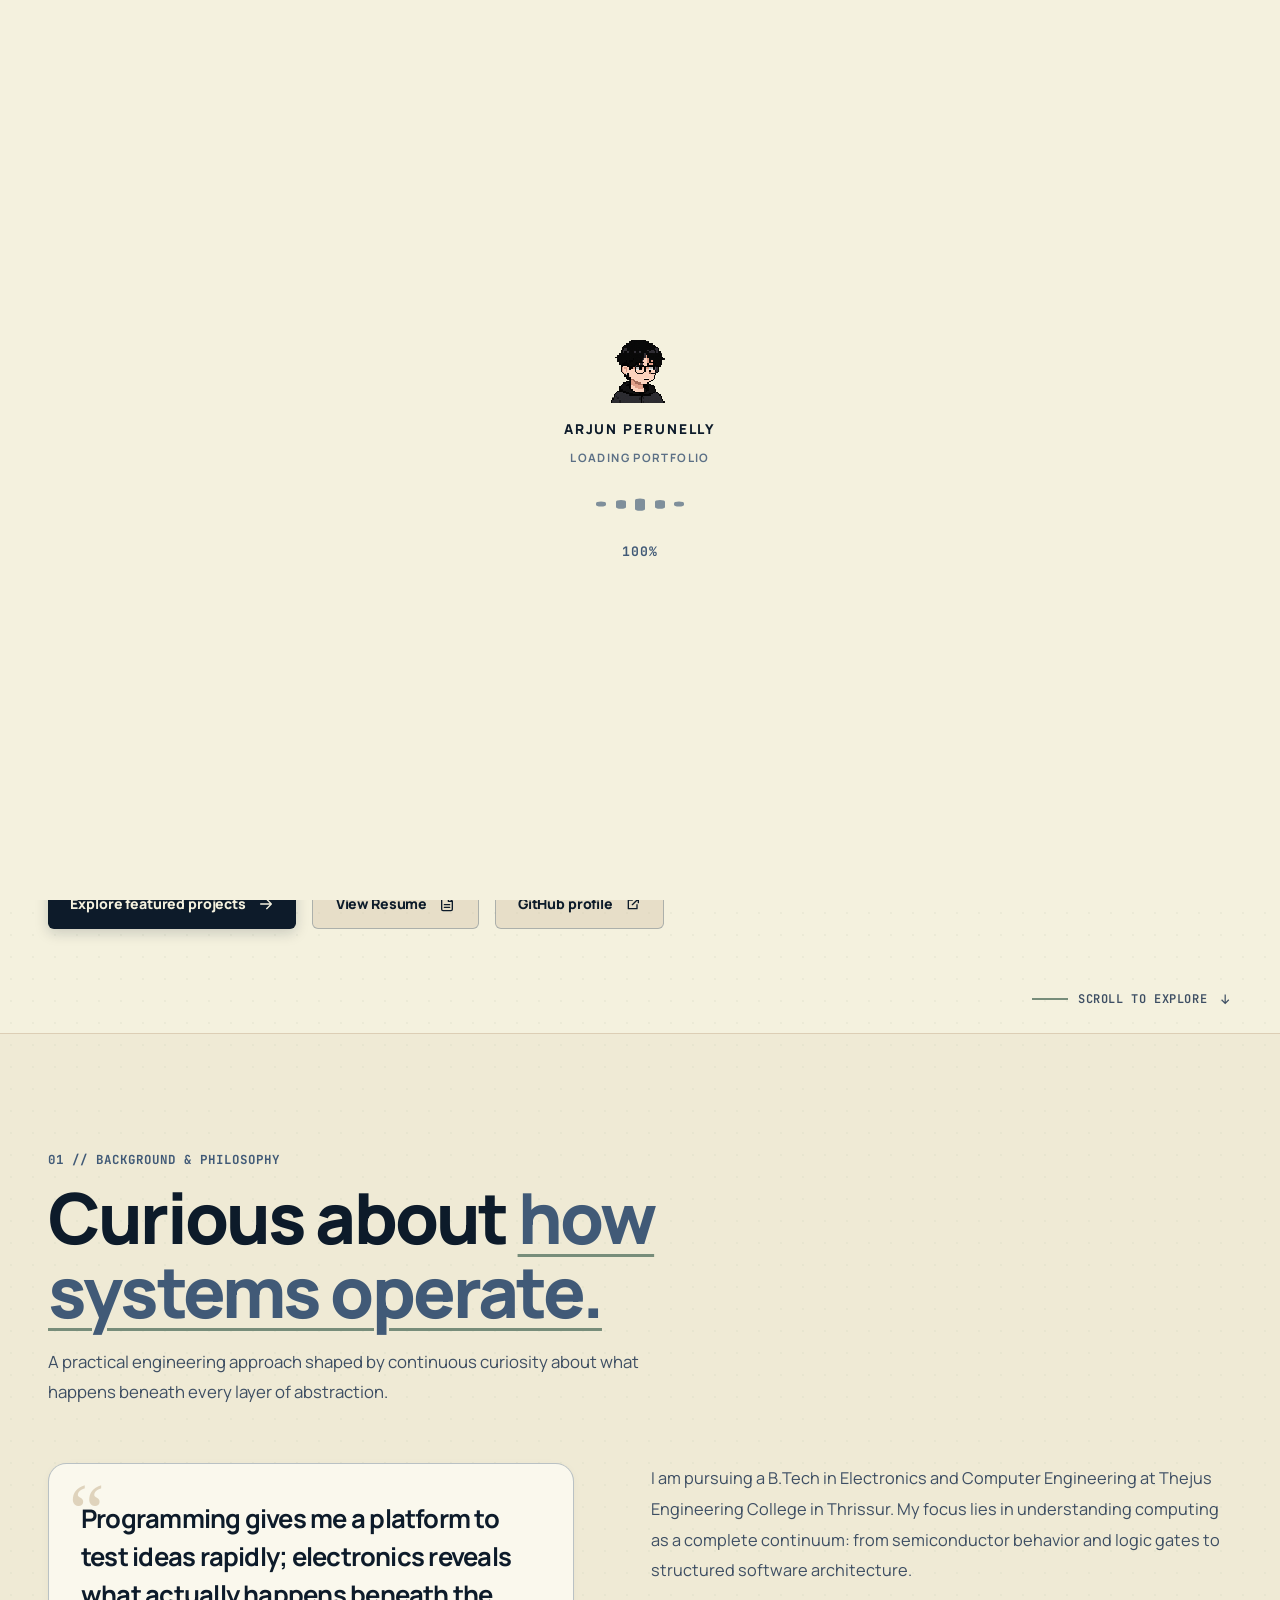
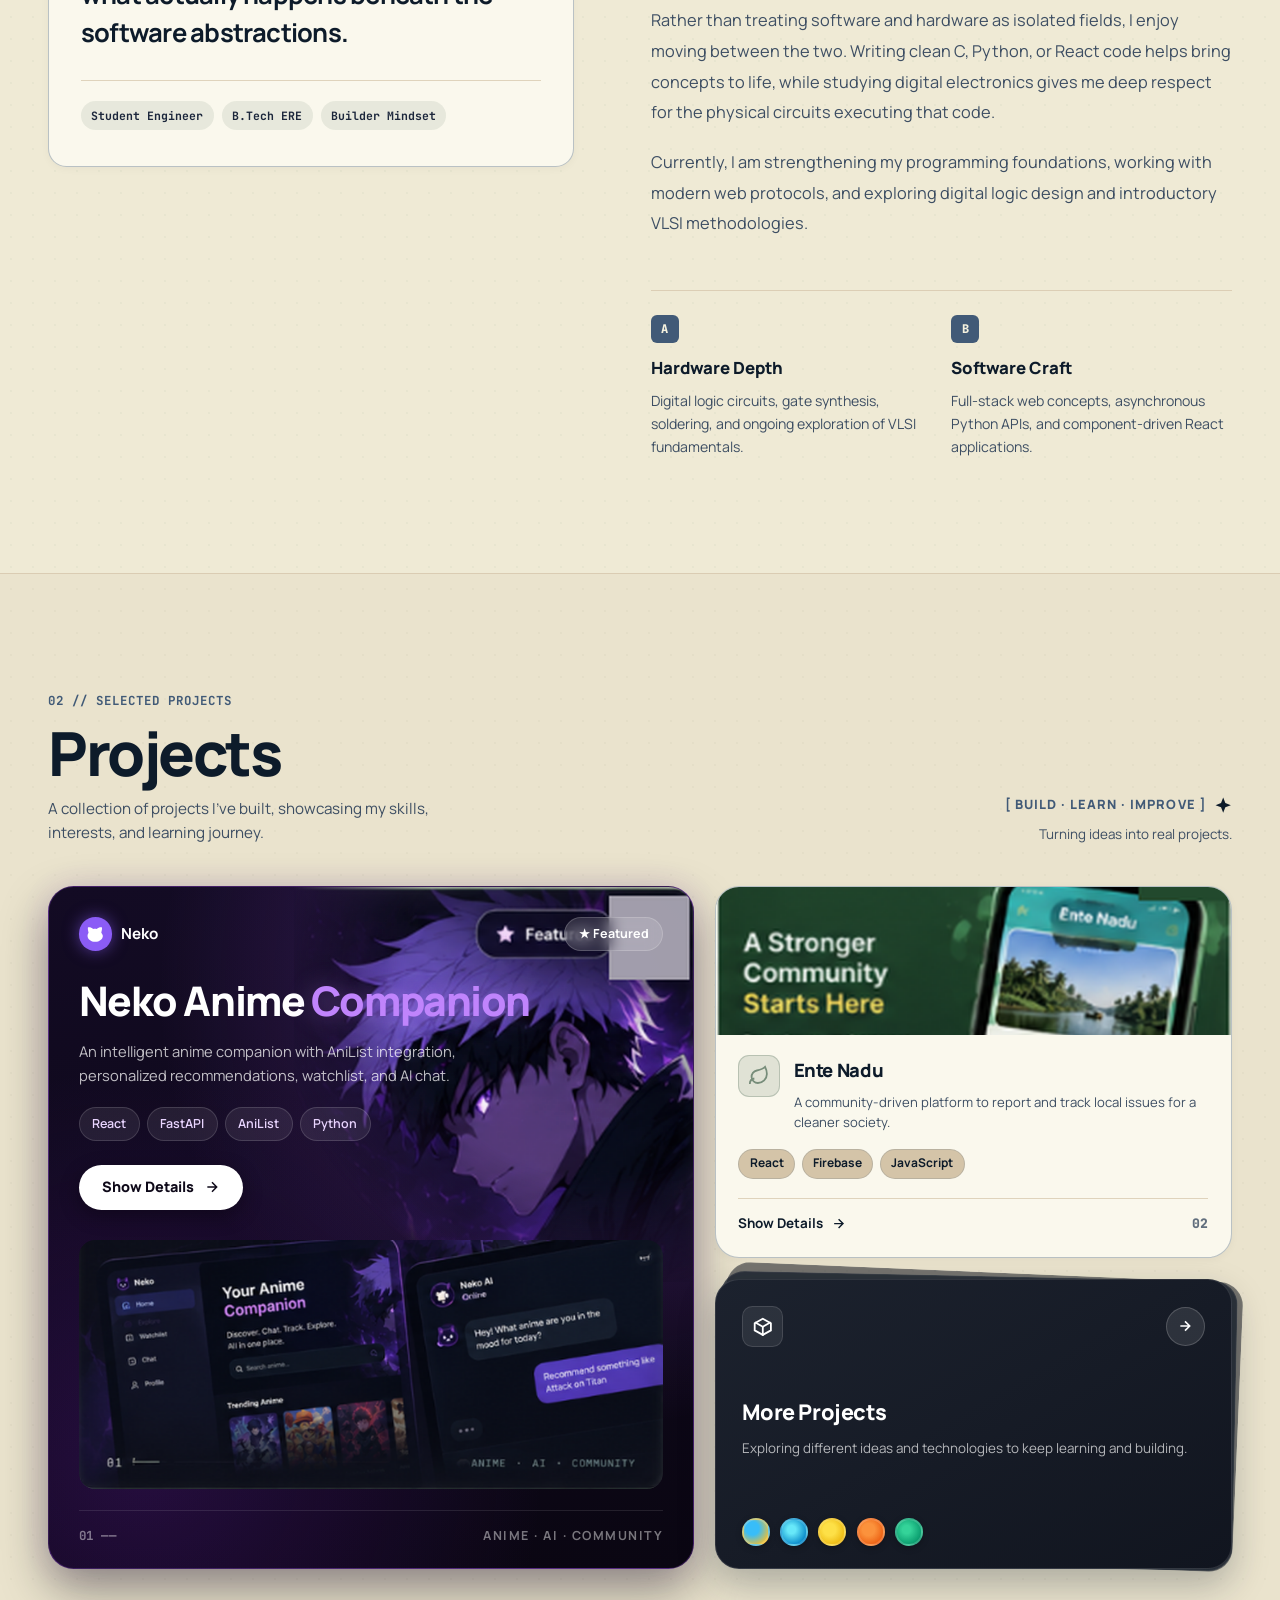
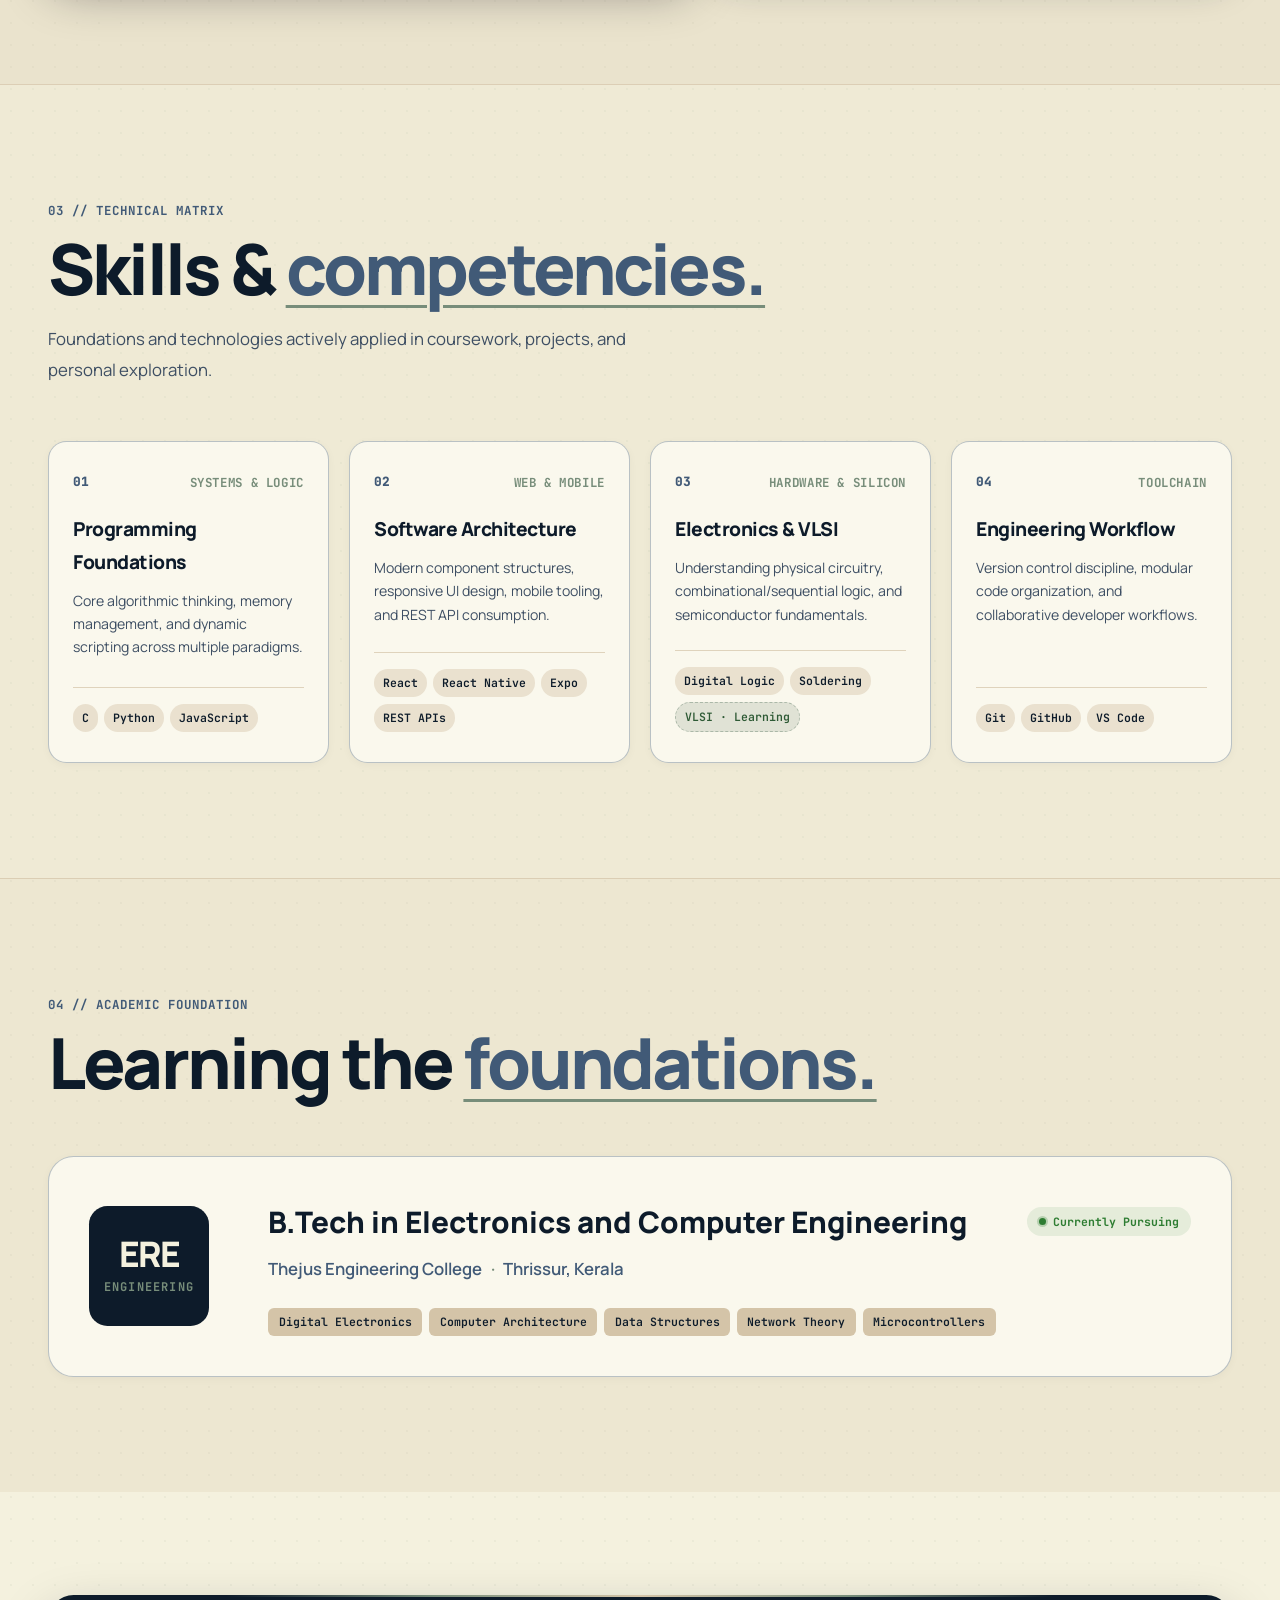
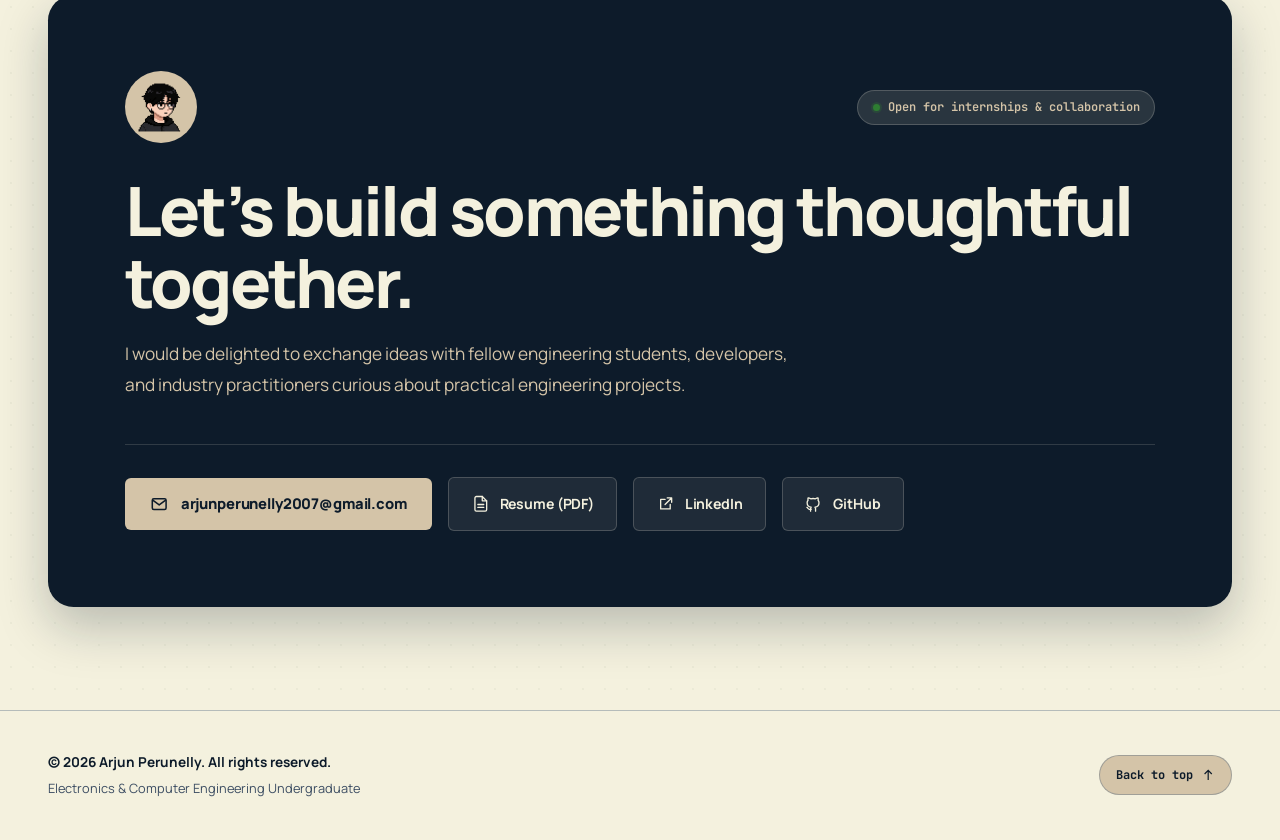
<file: index.html>
<!doctype html>
<html lang="en">
<head>
  <meta charset="UTF-8" />
  <meta name="viewport" content="width=device-width, initial-scale=1.0" />
  <meta name="theme-color" content="#F4F1DE" />
  <meta name="description" content="Arjun Perunelly is an Electronics and Computer Engineering student exploring VLSI, software systems, and practical engineering projects." />
  <link rel="icon" type="image/png" href="assets/arjun-logo.png" />
  <title>Arjun Perunelly — Electronics &amp; Computer Engineering</title>
  <meta name="author" content="Arjun Perunelly" />
  <meta name="keywords" content="Arjun Perunelly, Electronics and Computer Engineering, VLSI, Digital Logic, Python, React, C, Portfolio" />
  <link rel="canonical" href="https://arjunperunelly.github.io/" />

  <!-- Open Graph / Facebook / LinkedIn / WhatsApp -->
  <meta property="og:type" content="website" />
  <meta property="og:url" content="https://arjunperunelly.github.io/" />
  <meta property="og:title" content="Arjun Perunelly — Electronics &amp; Computer Engineering" />
  <meta property="og:description" content="Portfolio of Arjun Perunelly. Building at the convergence of digital logic, software systems, and practical electronics." />
  <meta property="og:image" content="https://arjunperunelly.github.io/assets/bento-neko-character@2x.png" />

  <!-- Twitter / X -->
  <meta property="twitter:card" content="summary_large_image" />
  <meta property="twitter:url" content="https://arjunperunelly.github.io/" />
  <meta property="twitter:title" content="Arjun Perunelly — Electronics &amp; Computer Engineering" />
  <meta property="twitter:description" content="Portfolio of Arjun Perunelly. Building at the convergence of digital logic, software systems, and practical electronics." />
  <meta property="twitter:image" content="https://arjunperunelly.github.io/assets/bento-neko-character@2x.png" />

  <link rel="preconnect" href="https://fonts.googleapis.com" />
  <link rel="preconnect" href="https://fonts.gstatic.com" crossorigin />
  <link href="https://fonts.googleapis.com/css2?family=Manrope:wght@400;500;600;700;800&family=JetBrains+Mono:wght@400;500;600&display=swap" rel="stylesheet" />
  <link rel="stylesheet" href="styles.css?v=v14-mobile-nav-fix" />
  <script>
    (function () {
      try {
        var navEntries = performance.getEntriesByType && performance.getEntriesByType('navigation');
        var navEntry = navEntries && navEntries[0];
        var navType = navEntry ? navEntry.type : (performance.navigation ? (performance.navigation.type === 1 ? 'reload' : (performance.navigation.type === 2 ? 'back_forward' : 'navigate')) : 'navigate');
        var isReload = navType === 'reload';
        var isBackForward = navType === 'back_forward';
        var ref = document.referrer || '';
        var fromSubpage = ref.indexOf('/projects/') !== -1 || ref.indexOf('projects/') !== -1;
        var sessionReturning = sessionStorage.getItem('returning_from_subpage') === 'true';

        if (!isReload && (isBackForward || fromSubpage || sessionReturning)) {
          document.documentElement.classList.add('skip-loader');
        }
        sessionStorage.removeItem('returning_from_subpage');
      } catch (e) {}
    })();
  </script>
</head>
<body class="is-loading">
  <div class="site-loader" id="site-loader" role="status" aria-live="polite">
    <div class="site-loader__content">
      <span class="site-loader__emblem" aria-hidden="true">
        <img class="site-loader__mark" src="assets/arjun-logo.png" alt="" width="68" height="68" />
      </span>
      <p class="site-loader__name">Arjun Perunelly</p>
      <span class="site-loader__label">Loading portfolio</span>
      <div class="site-loader__wave" aria-hidden="true">
        <span></span><span></span><span></span><span></span><span></span>
      </div>
      <div class="site-loader__progress" role="progressbar" aria-label="Portfolio loading progress" aria-valuemin="0" aria-valuemax="100" aria-valuenow="0">
        <span class="site-loader__percentage" aria-hidden="true">0%</span>
      </div>
    </div>
  </div>

  <a class="skip-link" href="#main">Skip to content</a>
  <canvas class="magnet-lines-canvas" aria-hidden="true"></canvas>

  <div class="scroll-progress" role="progressbar" aria-label="Page scroll progress" aria-orientation="vertical" aria-valuemin="0" aria-valuemax="100" aria-valuenow="0">
    <span></span>
  </div>

  <!-- NAVIGATION HEADER -->
  <header class="site-header" id="top">
    <div class="header-inner page-width">
      <a class="wordmark" href="#home" aria-label="Arjun Perunelly, home">
        <span class="wordmark-mark" aria-hidden="true"><img src="assets/arjun-logo.png" alt="" /></span>
        <span class="wordmark-name">Arjun Perunelly</span>
        <span class="wordmark-status"><span class="status-dot"></span> B.Tech ERE</span>
      </a>

      <button class="menu-toggle" type="button" aria-label="Open navigation" aria-controls="primary-navigation" aria-expanded="false">
        <span></span><span></span>
      </button>

      <nav class="primary-navigation nav-dock" id="primary-navigation" aria-label="Main navigation">
        <a class="nav-dock-btn" href="#home" aria-label="Home" title="Home">
          <svg viewBox="0 0 24 24" aria-hidden="true"><path d="M3 10.5L12 3l9 7.5v10a1.5 1.5 0 0 1-1.5 1.5H4.5A1.5 1.5 0 0 1 3 20.5v-10z"/><path d="M9 22V12h6v10"/></svg>
          <span class="nav-dock-label">Home</span>
        </a>
        <a class="nav-dock-btn" href="#about" aria-label="About" title="About">
          <svg viewBox="0 0 24 24" aria-hidden="true"><path d="M20 21v-1.5a4.5 4.5 0 0 0-4.5-4.5h-7A4.5 4.5 0 0 0 4 19.5V21"/><circle cx="12" cy="7.5" r="4"/></svg>
          <span class="nav-dock-label">About</span>
        </a>
        <a class="nav-dock-btn" href="#projects" aria-label="Projects" title="Projects">
          <svg viewBox="0 0 24 24" aria-hidden="true"><path d="M22 19a2 2 0 0 1-2 2H4a2 2 0 0 1-2-2V5a2 2 0 0 1 2-2h5l2 3h9a2 2 0 0 1 2 2z"/></svg>
          <span class="nav-dock-label">Projects</span>
        </a>
        <a class="nav-dock-btn" href="#skills" aria-label="Skills" title="Skills">
          <svg viewBox="0 0 24 24" aria-hidden="true"><line x1="4" y1="21" x2="4" y2="14"/><line x1="4" y1="10" x2="4" y2="3"/><line x1="12" y1="21" x2="12" y2="12"/><line x1="12" y1="8" x2="12" y2="3"/><line x1="20" y1="21" x2="20" y2="16"/><line x1="20" y1="12" x2="20" y2="3"/><line x1="1" y1="14" x2="7" y2="14"/><line x1="9" y1="8" x2="15" y2="8"/><line x1="17" y1="16" x2="23" y2="16"/></svg>
          <span class="nav-dock-label">Skills</span>
        </a>
        <a class="nav-dock-btn" href="#education" aria-label="Education" title="Education">
          <svg viewBox="0 0 24 24" aria-hidden="true"><path d="M22 10v6M2 10l10-5 10 5-10 5z"/><path d="M6 12v5c3 3 9 3 12 0v-5"/></svg>
          <span class="nav-dock-label">Education</span>
        </a>
        <a class="nav-dock-btn nav-dock-btn--contact" href="#contact" aria-label="Contact" title="Contact">
          <svg viewBox="0 0 24 24" aria-hidden="true"><line x1="22" y1="2" x2="11" y2="13"/><polygon points="22 2 15 22 11 13 2 9 22 2"/></svg>
          <span class="nav-dock-label">Contact</span>
        </a>

        <span class="nav-dock-divider" aria-hidden="true"></span>

        <div class="nav-dock-socials">
          <a class="nav-dock-btn nav-dock-btn--social" href="https://www.linkedin.com/in/arjun-p-34a9ba37b/" target="_blank" rel="noopener noreferrer" aria-label="LinkedIn" title="LinkedIn">
            <svg viewBox="0 0 448 512" aria-hidden="true"><path d="M100.28 448H7.4V148.9h92.88zM53.79 108.1C24.09 108.1 0 83.5 0 53.8A53.79 53.79 0 1 1 53.79 108.1zM447.9 448h-92.68V302.4c0-34.7-.7-79.4-48.36-79.4-48.36 0-55.76 37.8-55.76 76.8V448H158.4V148.9h89v40.8h1.3c12.4-23.5 42.7-48.3 87.9-48.3 94 0 111.3 61.9 111.3 142.3V448z" /></svg>
          </a>
          <a class="nav-dock-btn nav-dock-btn--social" href="https://github.com/ArjunPerunelly" target="_blank" rel="noopener noreferrer" aria-label="GitHub" title="GitHub">
            <svg viewBox="0 0 24 24" aria-hidden="true"><path d="M8.5 19.5c-4.2 1.3-4.2-2.1-5.9-2.5m11.8 5v-3.2a2.8 2.8 0 0 0-.8-2.2c2.7-.3 5.5-1.3 5.5-6.1a4.8 4.8 0 0 0-1.3-3.3 4.5 4.5 0 0 0-.1-3.3s-1.1-.3-3.5 1.3a12 12 0 0 0-6.4 0C5.4 3.6 4.3 3.9 4.3 3.9a4.5 4.5 0 0 0-.1 3.3 4.8 4.8 0 0 0-1.3 3.3c0 4.8 2.8 5.8 5.5 6.1a2.8 2.8 0 0 0-.8 2.2V22" /></svg>
          </a>
          <a class="nav-dock-btn nav-dock-btn--social" href="assets/Arjun_P_Resume.pdf" target="_blank" rel="noopener noreferrer" aria-label="Resume (PDF)" title="Resume (PDF)">
            <svg viewBox="0 0 384 512" aria-hidden="true"><path d="M64 0C28.7 0 0 28.7 0 64V448c0 35.3 28.7 64 64 64H320c35.3 0 64-28.7 64-64V160H256c-17.7 0-32-14.3-32-32V0H64zM256 0V128H384L256 0zM112 256H272c8.8 0 16 7.2 16 16s-7.2 16-16 16H112c-8.8 0-16-7.2-16-16s7.2-16 16-16zm0 64H272c8.8 0 16 7.2 16 16s-7.2 16-16 16H112c-8.8 0-16-7.2-16-16s7.2-16 16-16zm0 64H208c8.8 0 16 7.2 16 16s-7.2 16-16 16H112c-8.8 0-16-7.2-16-16s7.2-16 16-16z"/></svg>
          </a>
        </div>
      </nav>
    </div>
  </header>

  <main id="main">
    <!-- HERO SECTION -->
    <section class="hero page-width" id="home" aria-labelledby="hero-title">
      <div class="hero-content">
        <div class="hero-kicker" data-reveal>
          <span class="kicker-badge"><span class="kicker-pulse"></span> B.Tech in Electronics &amp; Computer Engineering</span>
          <span class="kicker-dot-sep">·</span>
          <span class="kicker-college">Thejus Engineering College, Thrissur</span>
        </div>

        <h1 class="hero-title" id="hero-title">
          <span class="hero-title-lead">Arjun</span>
          <span class="hero-title-family">Perunelly<span class="title-period">.</span></span>
        </h1>

        <p class="hero-deck" data-reveal>
          Building at the convergence of <span class="text-rotator" data-interval="3000" aria-label="digital logic, software systems, VLSI design, web engineering"><span class="text-rotator__item is-active">digital logic</span><span class="text-rotator__item">software systems</span><span class="text-rotator__item">VLSI design</span><span class="text-rotator__item">web engineering</span></span>,<br />
          and practical electronics.
        </p>

        <p class="hero-intro" data-reveal>
          Undergraduate student with a focus on understanding how computing systems work from silicon gates to responsive user interfaces. Exploring digital logic, VLSI concepts, and web engineering through hands-on projects.
        </p>

        <!-- ARCHITECTURAL SPECIFICATION LEDGER -->
        <div class="hero-ledger" data-reveal>
          <div class="ledger-col">
            <span class="ledger-num">01</span>
            <span class="ledger-label">Discipline</span>
            <span class="ledger-val">Electronics &amp; Computer Eng.</span>
          </div>
          <div class="ledger-col">
            <span class="ledger-num">02</span>
            <span class="ledger-label">Technical Focus</span>
            <span class="ledger-val">VLSI, Digital Logic &amp; Software</span>
          </div>
          <div class="ledger-col">
            <span class="ledger-num">03</span>
            <span class="ledger-label">Core Toolchain</span>
            <span class="ledger-val">C · Python · React · Git</span>
          </div>
          <div class="ledger-col">
            <span class="ledger-num">04</span>
            <span class="ledger-label">Base Location</span>
            <span class="ledger-val">Kerala, India</span>
          </div>
        </div>

        <div class="hero-actions" data-reveal>
          <a class="button button-primary" href="#projects">
            Explore featured projects
            <svg viewBox="0 0 24 24" aria-hidden="true"><path d="M4 12h15M13 5l7 7-7 7" /></svg>
          </a>
          <a class="button button-secondary" href="assets/Arjun_P_Resume.pdf" target="_blank" rel="noopener noreferrer">
            View Resume
            <svg viewBox="0 0 24 24" aria-hidden="true"><path d="M14 2H6a2 2 0 0 0-2 2v16a2 2 0 0 0 2 2h12a2 2 0 0 0 2-2V8z"/><polyline points="14 2 14 8 20 8"/><line x1="16" y1="13" x2="8" y2="13"/><line x1="16" y1="17" x2="8" y2="17"/></svg>
          </a>
          <a class="button button-secondary" href="https://github.com/ArjunPerunelly" target="_blank" rel="noopener noreferrer">
            GitHub profile
            <svg viewBox="0 0 24 24" aria-hidden="true"><path d="M14 4h6v6M20 4l-9 9" /><path d="M18 13v6H5V6h6" /></svg>
          </a>
        </div>
      </div>

      <a class="scroll-cue" href="#about" aria-label="Scroll to about section">
        <span class="scroll-cue-line" aria-hidden="true"></span>
        <span>Scroll to explore</span>
        <svg viewBox="0 0 24 24" aria-hidden="true"><path d="M12 4v15M6 13l6 6 6-6" /></svg>
      </a>
    </section>

    <!-- ABOUT SECTION -->
    <section class="content-section about-section" id="about" aria-labelledby="about-title">
      <div class="page-width">
        <div class="section-heading" data-reveal>
          <span class="section-kicker">01 // Background &amp; Philosophy</span>
          <h2 id="about-title">Curious about <span>how systems operate.</span></h2>
          <p class="section-intro">A practical engineering approach shaped by continuous curiosity about what happens beneath every layer of abstraction.</p>
        </div>

        <div class="about-grid" data-reveal>
          <div class="about-quote-panel">
            <span class="quote-mark" aria-hidden="true">“</span>
            <blockquote class="about-lead">
              Programming gives me a platform to test ideas rapidly; electronics reveals what actually happens beneath the software abstractions.
            </blockquote>
            <div class="about-badges">
              <span class="about-badge">Student Engineer</span>
              <span class="about-badge">B.Tech ERE</span>
              <span class="about-badge">Builder Mindset</span>
            </div>
          </div>

          <div class="about-narrative">
            <div class="about-prose">
              <p>I am pursuing a B.Tech in Electronics and Computer Engineering at Thejus Engineering College in Thrissur. My focus lies in understanding computing as a complete continuum: from semiconductor behavior and logic gates to structured software architecture.</p>
              <p>Rather than treating software and hardware as isolated fields, I enjoy moving between the two. Writing clean C, Python, or React code helps bring concepts to life, while studying digital electronics gives me deep respect for the physical circuits executing that code.</p>
              <p>Currently, I am strengthening my programming foundations, working with modern web protocols, and exploring digital logic design and introductory VLSI methodologies.</p>
            </div>

            <div class="about-pillars">
              <div class="pillar-item">
                <span class="pillar-num">A</span>
                <h3>Hardware Depth</h3>
                <p>Digital logic circuits, gate synthesis, soldering, and ongoing exploration of VLSI fundamentals.</p>
              </div>
              <div class="pillar-item">
                <span class="pillar-num">B</span>
                <h3>Software Craft</h3>
                <p>Full-stack web concepts, asynchronous Python APIs, and component-driven React applications.</p>
              </div>
            </div>
          </div>
        </div>
      </div>
    </section>

    <!-- PROJECTS (BENTO GRID LAYOUT MATCHING USER MOCKUP) -->
    <section class="content-section projects-section" id="projects" aria-labelledby="projects-title">
      <div class="page-width">
        <!-- BENTO HEADER: TITLE, FILTER TABS, AND KICKER -->
        <div class="bento-header" data-reveal>
          <div class="bento-header-left">
            <span class="section-kicker">02 // Selected Projects</span>
            <h2 class="bento-title" id="projects-title">Projects</h2>
            <p class="bento-subtitle">
              A collection of projects I've built, showcasing my skills, interests, and learning journey.
            </p>
          </div>

          <div class="bento-header-right">
            <div class="bento-kicker-tag">
              <span>[ BUILD &middot; LEARN &middot; IMPROVE ]</span>
              <svg class="star-sparkle" viewBox="0 0 24 24" aria-hidden="true"><path d="m12 2 2.8 7.2L22 12l-7.2 2.8L12 22l-2.8-7.2L2 12l7.2-2.8Z"/></svg>
            </div>
            <p class="bento-kicker-sub">Turning ideas into real projects.</p>
          </div>
        </div>

        <!-- BENTO GRID -->
        <div class="bento-grid" data-reveal>
          
          <!-- CARD 1: NEKO (FEATURED - SPANS 2 ROWS) -->
          <article class="bento-card bento-card--featured" data-category="web,ai" data-href="projects/neko.html">
            <!-- Full card clickable hitbox -->
            <a href="projects/neko.html" class="bento-card-hitbox" aria-label="Open Neko project details"></a>

            <!-- Anime art decorative background (cleaned, no button) -->
            <div class="bento-neko-art" aria-hidden="true">
              <img src="assets/bento-neko-character@2x.png" alt="" />
            </div>

            <!-- Top bar -->
            <div class="bento-featured-top">
              <div class="bento-neko-brand">
                <span class="bento-cat-icon" aria-hidden="true">
                  <svg viewBox="0 0 24 24"><path d="M12 5c.67 0 1.35.09 2 .26 1.78-2 5.03-2.84 6.42-2.26 1.4.58-.42 7-.42 7A10 10 0 0 1 22 14c0 4.41-4.48 8-10 8S2 18.41 2 14c0-1.46.5-2.84 1.36-4 0 0-1.82-6.42-.42-7 1.4-.58 4.64.26 6.42 2.26.69-.17 1.37-.26 2.04-.26Z"/><ellipse cx="8.5" cy="14" rx="1.5" ry="2"/><ellipse cx="15.5" cy="14" rx="1.5" ry="2"/><path d="M11 17h2"/></svg>
                </span>
                <span>Neko</span>
              </div>
              <div class="bento-featured-badges">
                <span class="bento-featured-pill">&#9733; Featured</span>
              </div>
            </div>

            <!-- Body info -->
            <div class="bento-featured-body">
              <h3 class="bento-featured-title">Neko Anime <span class="accent-purple-glow">Companion</span></h3>
              <p class="bento-featured-desc">
                An intelligent anime companion with AniList integration, personalized recommendations, watchlist, and AI chat.
              </p>
              <div class="bento-featured-tags">
                <span>React</span><span>FastAPI</span><span>AniList</span><span>Python</span>
              </div>
              <div class="bento-featured-cta">
                <a class="bento-btn-white" href="projects/neko.html">
                  <span>Show Details</span>
                  <svg class="cta-arrow" viewBox="0 0 24 24" aria-hidden="true"><path d="M5 12h14M12 5l7 7-7 7"/></svg>
                </a>
              </div>
            </div>

            <!-- Floating UI Mockups Graphic -->
            <div class="bento-featured-mockups" aria-hidden="true">
              <img src="assets/bento-neko-mockups@2x.png" alt="Neko app previews and AI chat mockups" loading="lazy" />
            </div>

            <!-- Footer meta -->
            <div class="bento-featured-footer">
              <span class="bento-meta-num">01 &#8212;&#8212;</span>
              <span class="bento-meta-keywords">ANIME &middot; AI &middot; COMMUNITY</span>
            </div>
          </article>

          <!-- CARD 2: ENTE NADU -->
          <article class="bento-card bento-card--standard" data-category="mobile,web" data-href="projects/ente-nadu.html">
            <a href="projects/ente-nadu.html" class="bento-card-hitbox" aria-label="Open Ente Nadu details"></a>
            <div class="bento-card-media">
              <img src="assets/bento-ente-nadu-preview@2x.png" alt="Ente Nadu community directory platform preview" loading="lazy" />
            </div>
            <div class="bento-card-content">
              <div class="bento-card-header">
                <div class="bento-card-icon icon-sage" aria-hidden="true">
                  <svg viewBox="0 0 24 24"><path d="M11 20A7 7 0 0 1 9.8 6.1C15.5 5 17 4.48 19 2c1 2 2 4.18 2 8 0 5.5-4.78 10-10 10Z"/><path d="M2 21c0-3 1.85-5.36 5.08-6C9.5 14.52 12 13 12"/></svg>
                </div>
                <div class="bento-card-title-wrap">
                  <h3 class="bento-card-title">Ente Nadu</h3>
                  <p class="bento-card-desc">A community-driven platform to report and track local issues for a cleaner society.</p>
                </div>
              </div>
              <div class="bento-card-tags">
                <span>React</span><span>Firebase</span><span>JavaScript</span>
              </div>
              <div class="bento-card-footer">
                <a class="bento-card-code" href="projects/ente-nadu.html">
                  <span>Show Details</span>
                  <svg class="code-arrow" viewBox="0 0 24 24" aria-hidden="true"><path d="M5 12h14M12 5l7 7-7 7"/></svg>
                </a>
                <span class="bento-card-num">02</span>
              </div>
            </div>
          </article>

          <!-- CARD 3: MORE PROJECTS (STACKED CARD EFFECT) -->
          <div class="bento-stacked-wrap" data-category="vlsi,other" data-href="https://github.com/ArjunPerunelly?tab=repositories">
            <a href="https://github.com/ArjunPerunelly?tab=repositories" target="_blank" rel="noopener noreferrer" class="bento-card-hitbox" aria-label="Explore more repositories on GitHub"></a>
            <div class="bento-ghost-card bento-ghost-card--2" aria-hidden="true"></div>
            <div class="bento-ghost-card bento-ghost-card--1" aria-hidden="true"></div>
            <article class="bento-card bento-card--dark-stack">
              <div class="bento-dark-top">
                <div class="bento-cube-icon" aria-hidden="true">
                  <svg viewBox="0 0 24 24"><path d="m21 16-9 5-9-5V8l9-5 9 5v8Z"/><polyline points="3.27 6.96 12 12.01 20.73 6.96"/><line x1="12" y1="22.08" x2="12" y2="12"/></svg>
                </div>
                <a class="bento-circle-arrow-btn" href="https://github.com/ArjunPerunelly?tab=repositories" target="_blank" rel="noopener noreferrer" aria-label="Explore more repositories on GitHub">
                  <svg viewBox="0 0 24 24" aria-hidden="true"><path d="M5 12h14M12 5l7 7-7 7"/></svg>
                </a>
              </div>
              <div class="bento-dark-body">
                <h3 class="bento-dark-title">More Projects</h3>
                <p class="bento-dark-desc">Exploring different ideas and technologies to keep learning and building.</p>
              </div>
              <div class="bento-tech-spheres" aria-label="Technologies used">
                <span class="tech-sphere sphere-py" title="Python"></span>
                <span class="tech-sphere sphere-react" title="React"></span>
                <span class="tech-sphere sphere-js" title="JavaScript"></span>
                <span class="tech-sphere sphere-html" title="HTML5"></span>
                <span class="tech-sphere sphere-vlsi" title="VLSI &amp; C"></span>
              </div>
            </article>
          </div></div>
      </div>
    </section>

    <!-- SKILLS SECTION -->
    <section class="content-section skills-section" id="skills" aria-labelledby="skills-title">
      <div class="page-width">
        <div class="section-heading" data-reveal>
          <span class="section-kicker">03 // Technical Matrix</span>
          <h2 id="skills-title">Skills &amp; <span>competencies.</span></h2>
          <p class="section-intro">Foundations and technologies actively applied in coursework, projects, and personal exploration.</p>
        </div>

        <div class="skills-grid">
          <article class="skill-card skill-card-programming" data-reveal>
            <div class="skill-card-top">
              <span class="skill-num">01</span>
              <span class="skill-tag">Systems &amp; Logic</span>
            </div>
            <h3>Programming Foundations</h3>
            <p>Core algorithmic thinking, memory management, and dynamic scripting across multiple paradigms.</p>
            <div class="skill-chips">
              <span class="chip">C</span>
              <span class="chip">Python</span>
              <span class="chip">JavaScript</span>
            </div>
          </article>

          <article class="skill-card skill-card-software" data-reveal>
            <div class="skill-card-top">
              <span class="skill-num">02</span>
              <span class="skill-tag">Web &amp; Mobile</span>
            </div>
            <h3>Software Architecture</h3>
            <p>Modern component structures, responsive UI design, mobile tooling, and REST API consumption.</p>
            <div class="skill-chips">
              <span class="chip">React</span>
              <span class="chip">React Native</span>
              <span class="chip">Expo</span>
              <span class="chip">REST APIs</span>
            </div>
          </article>

          <article class="skill-card skill-card-electronics" data-reveal>
            <div class="skill-card-top">
              <span class="skill-num">03</span>
              <span class="skill-tag">Hardware &amp; Silicon</span>
            </div>
            <h3>Electronics &amp; VLSI</h3>
            <p>Understanding physical circuitry, combinational/sequential logic, and semiconductor fundamentals.</p>
            <div class="skill-chips">
              <span class="chip">Digital Logic</span>
              <span class="chip">Soldering</span>
              <span class="chip chip-learning">VLSI · Learning</span>
            </div>
          </article>

          <article class="skill-card skill-card-tools" data-reveal>
            <div class="skill-card-top">
              <span class="skill-num">04</span>
              <span class="skill-tag">Toolchain</span>
            </div>
            <h3>Engineering Workflow</h3>
            <p>Version control discipline, modular code organization, and collaborative developer workflows.</p>
            <div class="skill-chips">
              <span class="chip">Git</span>
              <span class="chip">GitHub</span>
              <span class="chip">VS Code</span>
            </div>
          </article>
        </div>
      </div>
    </section>

    <!-- EDUCATION SECTION -->
    <section class="content-section education-section" id="education" aria-labelledby="education-title">
      <div class="page-width">
        <div class="section-heading" data-reveal>
          <span class="section-kicker">04 // Academic Foundation</span>
          <h2 id="education-title">Learning the <span>foundations.</span></h2>
        </div>

        <article class="education-entry-editorial" data-reveal>
          <div class="edu-mark-box">
            <span class="edu-mark-code">ERE</span>
            <span class="edu-mark-sub">Engineering</span>
          </div>

          <div class="edu-info">
            <div class="edu-degree-header">
              <h3>B.Tech in Electronics and Computer Engineering</h3>
              <span class="education-status"><span class="status-dot"></span> Currently Pursuing</span>
            </div>
            <p class="edu-college">Thejus Engineering College <span class="edu-sep">·</span> Thrissur, Kerala</p>
            <div class="edu-topics">
              <span class="edu-topic">Digital Electronics</span>
              <span class="edu-topic">Computer Architecture</span>
              <span class="edu-topic">Data Structures</span>
              <span class="edu-topic">Network Theory</span>
              <span class="edu-topic">Microcontrollers</span>
            </div>
          </div>
        </article>
      </div>
    </section>

    <!-- CONTACT SECTION -->
    <section class="contact-section" id="contact" aria-labelledby="contact-title">
      <div class="page-width">
        <div class="contact-card-editorial">
          <div class="contact-glow-accent" aria-hidden="true"></div>
          
          <div class="contact-card-header" data-reveal>
            <div class="contact-monogram-circle">
              <img src="assets/arjun-logo.png" alt="" />
            </div>
            <div class="contact-status-chip">
              <span class="status-dot"></span> Open for internships &amp; collaboration
            </div>
          </div>

          <div class="contact-card-body" data-reveal>
            <h2 id="contact-title">Let’s build something thoughtful together.</h2>
            <p>I would be delighted to exchange ideas with fellow engineering students, developers, and industry practitioners curious about practical engineering projects.</p>
          </div>

          <div class="contact-card-actions" data-reveal>
            <a class="button button-contact-primary" href="mailto:arjunperunelly2007@gmail.com" aria-label="Email Arjun Perunelly">
              <svg viewBox="0 0 24 24" aria-hidden="true"><rect x="3" y="5" width="18" height="14" rx="2" /><path d="m4 7 8 6 8-6" /></svg>
              <span>arjunperunelly2007@gmail.com</span>
            </a>
            <a class="button button-contact-ghost" href="assets/Arjun_P_Resume.pdf" target="_blank" rel="noopener noreferrer">
              <svg viewBox="0 0 24 24" aria-hidden="true"><path d="M14 2H6a2 2 0 0 0-2 2v16a2 2 0 0 0 2 2h12a2 2 0 0 0 2-2V8z"/><polyline points="14 2 14 8 20 8"/><line x1="16" y1="13" x2="8" y2="13"/><line x1="16" y1="17" x2="8" y2="17"/></svg>
              <span>Resume (PDF)</span>
            </a>
            <a class="button button-contact-ghost" href="https://www.linkedin.com/in/arjun-p-34a9ba37b/" target="_blank" rel="noopener noreferrer">
              <svg viewBox="0 0 24 24" aria-hidden="true"><path d="M14 4h6v6M20 4l-9 9" /><path d="M18 13v6H5V6h6" /></svg>
              <span>LinkedIn</span>
            </a>
            <a class="button button-contact-ghost" href="https://github.com/ArjunPerunelly" target="_blank" rel="noopener noreferrer">
              <svg viewBox="0 0 24 24" aria-hidden="true"><path d="M8.5 19.5c-4.2 1.3-4.2-2.1-5.9-2.5m11.8 5v-3.2a2.8 2.8 0 0 0-.8-2.2c2.7-.3 5.5-1.3 5.5-6.1a4.8 4.8 0 0 0-1.3-3.3 4.5 4.5 0 0 0-.1-3.3s-1.1-.3-3.5 1.3a12 12 0 0 0-6.4 0C5.4 3.6 4.3 3.9 4.3 3.9a4.5 4.5 0 0 0-.1 3.3 4.8 4.8 0 0 0-1.3 3.3c0 4.8 2.8 5.8 5.5 6.1a2.8 2.8 0 0 0-.8 2.2V22" /></svg>
              <span>GitHub</span>
            </a>
          </div>
        </div>
      </div>
    </section>
  </main>

  <footer class="site-footer">
    <div class="page-width footer-inner">
      <div class="footer-left">
        <span class="footer-copyright">© 2026 Arjun Perunelly. All rights reserved.</span>
        <span class="footer-sub">Electronics &amp; Computer Engineering Undergraduate</span>
      </div>
      <a class="back-to-top" href="#home" aria-label="Back to top">
        <span>Back to top</span>
        <svg viewBox="0 0 24 24" aria-hidden="true"><path d="M12 20V4M6 10l6-6 6 6" /></svg>
      </a>
    </div>
  </footer>

  <script src="script.js?v=v14-mobile-nav-fix" defer></script>
</body>
</html>
</file>
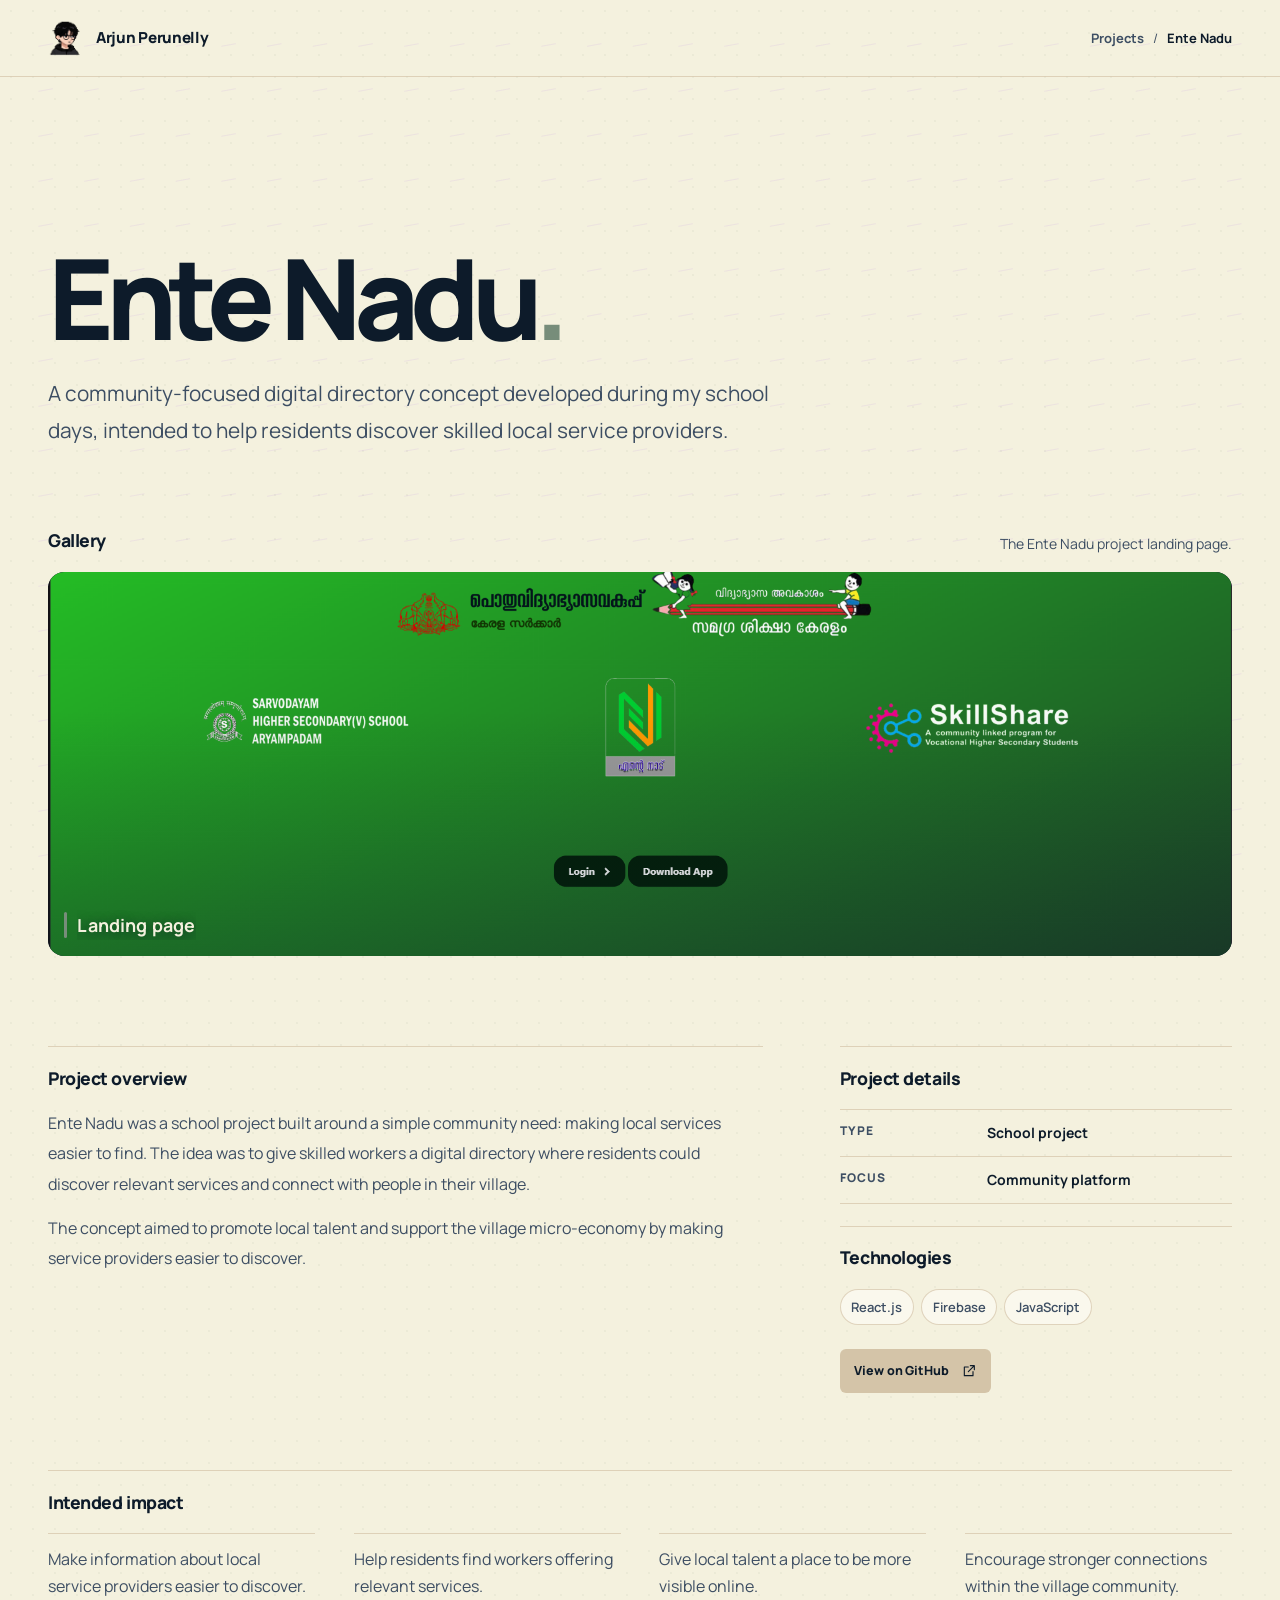
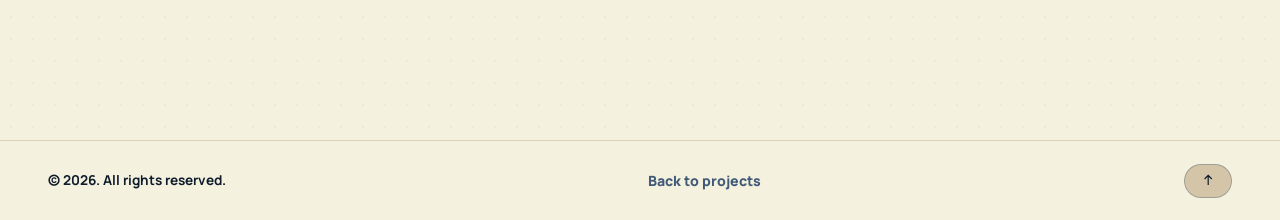
<file: projects/ente-nadu.html>
<!doctype html>
<html lang="en">
<head>
  <meta charset="UTF-8" />
  <meta name="viewport" content="width=device-width, initial-scale=1.0" />
  <meta name="theme-color" content="#F4F1DE" />
  <meta name="description" content="Project notes for Ente Nadu, a community service directory concept developed as a school project by Arjun Perunelly." />
  <link rel="icon" type="image/png" href="../assets/arjun-logo.png" />
  <title>Ente Nadu — Project Details | Arjun Perunelly</title>
  <link rel="preconnect" href="https://fonts.googleapis.com" />
  <link rel="preconnect" href="https://fonts.gstatic.com" crossorigin />
  <link href="https://fonts.googleapis.com/css2?family=Manrope:wght@400;500;600;700;800&display=swap" rel="stylesheet" />
  <link rel="stylesheet" href="../styles.css?v=v8-skip-loader-on-return" />
  <script>try{sessionStorage.setItem('returning_from_subpage','true');}catch(e){}</script>
</head>
<body>
  <a class="skip-link" href="#main">Skip to content</a>
  <canvas class="magnet-lines-canvas" aria-hidden="true"></canvas>
  <header class="project-detail-header" id="top">
    <div class="page-width project-detail-header-inner">
      <a class="wordmark" href="../index.html" aria-label="Arjun Perunelly, portfolio home">
        <span class="wordmark-mark" aria-hidden="true"><img src="../assets/arjun-logo.png" alt="" /></span>
        <span class="wordmark-name">Arjun Perunelly</span>
      </a>
      <nav class="project-breadcrumb" aria-label="Breadcrumb">
        <ol><li><a href="../index.html#projects">Projects</a></li><li aria-current="page">Ente Nadu</li></ol>
      </nav>
    </div>
  </header>

  <main class="page-width project-detail-main" id="main">
    <article>
      <header class="project-detail-hero" data-reveal>
        <h1 class="project-detail-title">Ente Nadu<span class="title-period">.</span></h1>
        <p class="project-detail-summary">A community-focused digital directory concept developed during my school days, intended to help residents discover skilled local service providers.</p>
      </header>

      <section class="project-gallery-section" aria-labelledby="ente-gallery-title" data-reveal>
        <div class="project-gallery-heading">
          <h2 id="ente-gallery-title">Gallery</h2>
          <p>The Ente Nadu project landing page.</p>
        </div>
        <div class="accordion-gallery" role="radiogroup" aria-label="Ente Nadu project image" data-accordion-gallery data-default-index="0" data-trigger="hover">
          <button class="ag-panel is-active" type="button" role="radio" aria-checked="true" tabindex="0" aria-label="Ente Nadu project landing page">
            <span class="ag-panel__frame" aria-hidden="true"><span class="ag-panel__media"><img src="../assets/ente-nadu-preview.png" alt="" loading="lazy" decoding="async" draggable="false" /></span><span class="ag-panel__overlay"></span></span>
            <span class="ag-panel__label" aria-hidden="true"><span class="ag-panel__bar"></span><span class="ag-panel__text">Landing page</span></span>
          </button>
        </div>
      </section>

      <div class="project-detail-grid">
        <section class="project-detail-section" aria-labelledby="ente-overview-title" data-reveal>
          <h2 id="ente-overview-title">Project overview</h2>
          <p>Ente Nadu was a school project built around a simple community need: making local services easier to find. The idea was to give skilled workers a digital directory where residents could discover relevant services and connect with people in their village.</p>
          <p>The concept aimed to promote local talent and support the village micro-economy by making service providers easier to discover.</p>
        </section>

        <aside class="project-detail-aside" aria-labelledby="ente-details-title" data-reveal>
          <h2 id="ente-details-title">Project details</h2>
          <dl class="project-detail-facts">
            <div><dt>Type</dt><dd>School project</dd></div>
            <div><dt>Focus</dt><dd>Community platform</dd></div>
          </dl>
          <div class="project-detail-stack">
            <h2 id="ente-stack-title">Technologies</h2>
            <ul class="technology-list" aria-label="Ente Nadu technologies">
              <li>React.js</li><li>Firebase</li><li>JavaScript</li>
            </ul>
          </div>
          <div class="project-detail-actions">
            <a class="button project-action-source" href="https://github.com/Sarvodayam-VHSS/entenadu" target="_blank" rel="noopener noreferrer">
              View on GitHub
              <svg viewBox="0 0 24 24" aria-hidden="true"><path d="M14 4h6v6M20 4l-9 9" /><path d="M18 13v6H5V6h6" /></svg>
            </a>
          </div>
        </aside>

        <section class="project-detail-section project-detail-explored" aria-labelledby="ente-goals-title" data-reveal>
          <h2 id="ente-goals-title">Intended impact</h2>
          <ul class="project-detail-list">
            <li>Make information about local service providers easier to discover.</li>
            <li>Help residents find workers offering relevant services.</li>
            <li>Give local talent a place to be more visible online.</li>
            <li>Encourage stronger connections within the village community.</li>
          </ul>
        </section>
      </div>
    </article>
  </main>

  <footer class="site-footer project-detail-footer">
    <div class="page-width footer-inner">
      <span class="footer-copyright">© 2026. All rights reserved.</span>
      <a class="text-link" href="../index.html#projects">Back to projects</a>
      <a class="back-to-top" href="#top" aria-label="Back to top">
        <svg viewBox="0 0 24 24" aria-hidden="true"><path d="M12 20V4M6 10l6-6 6 6" /></svg>
      </a>
    </div>
  </footer>
  <script src="../script.js?v=v8-skip-loader-on-return" defer></script>
</body>
</html>
</file>
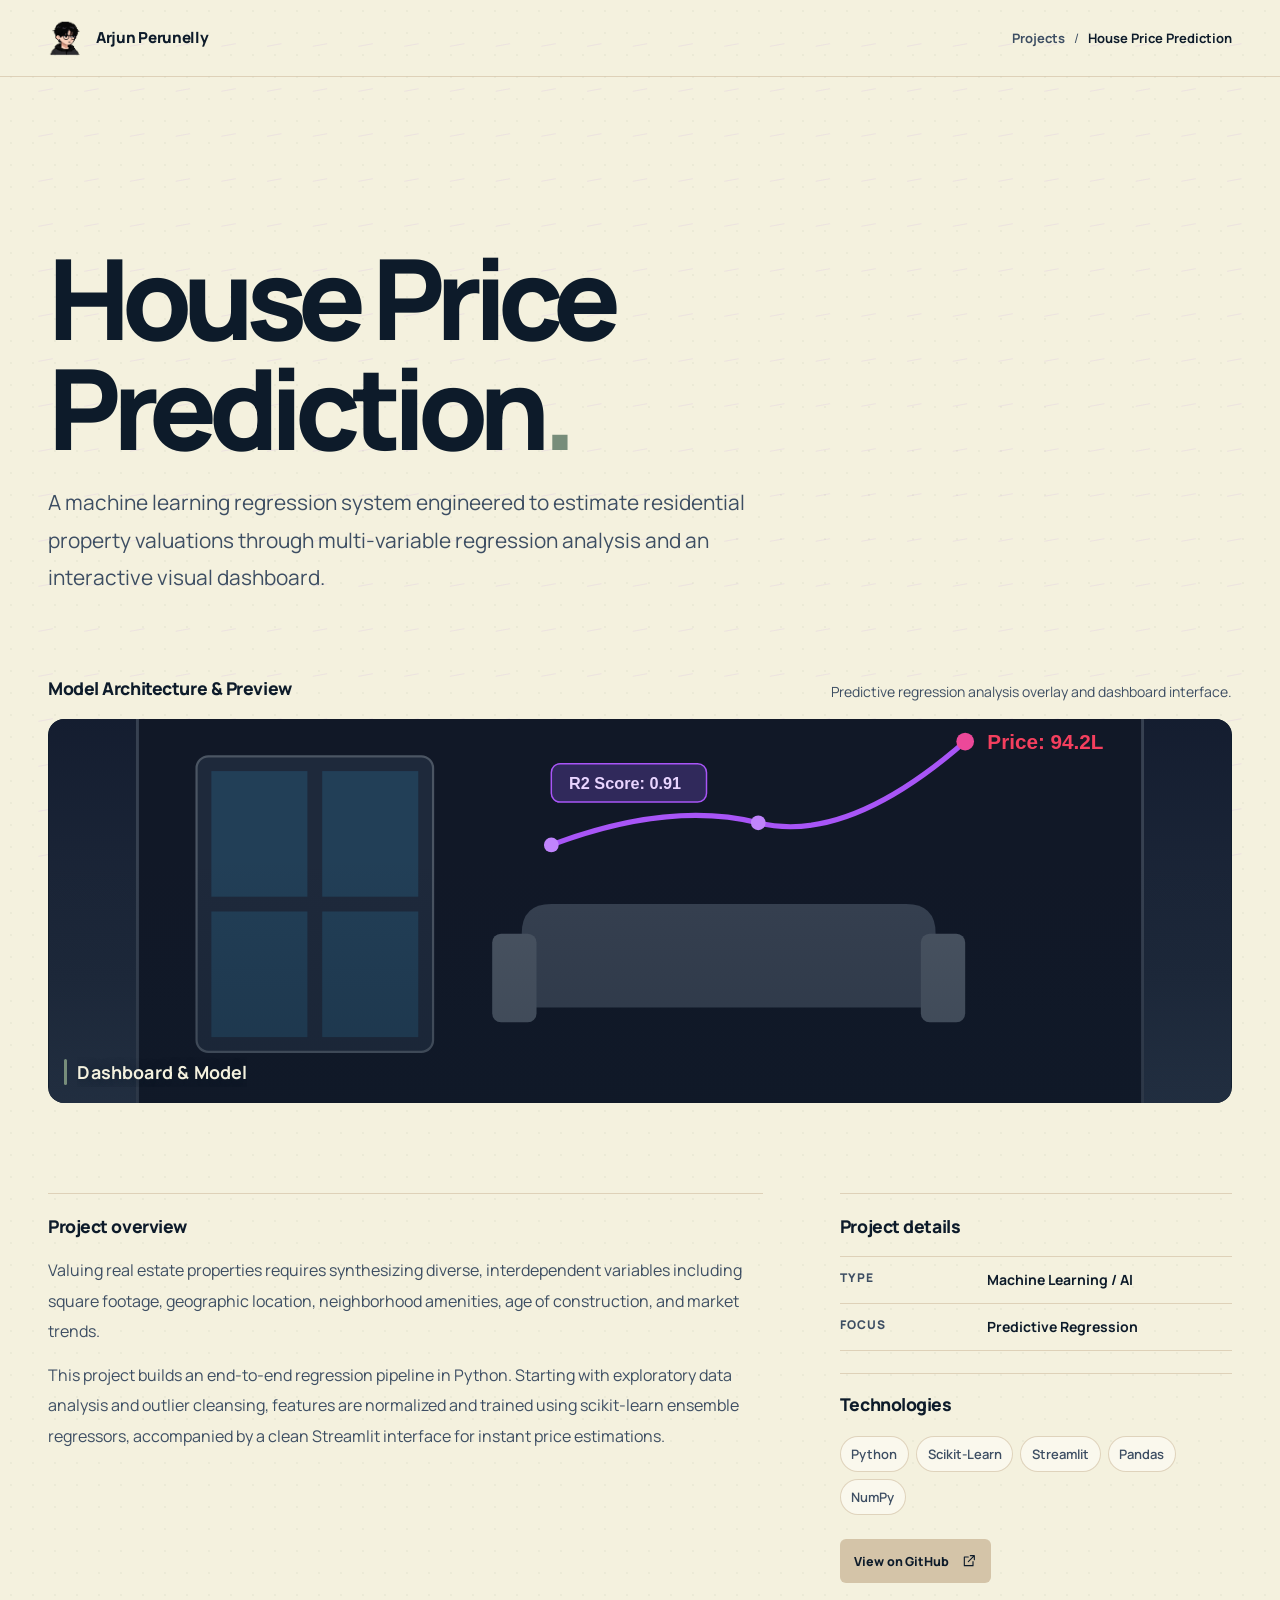
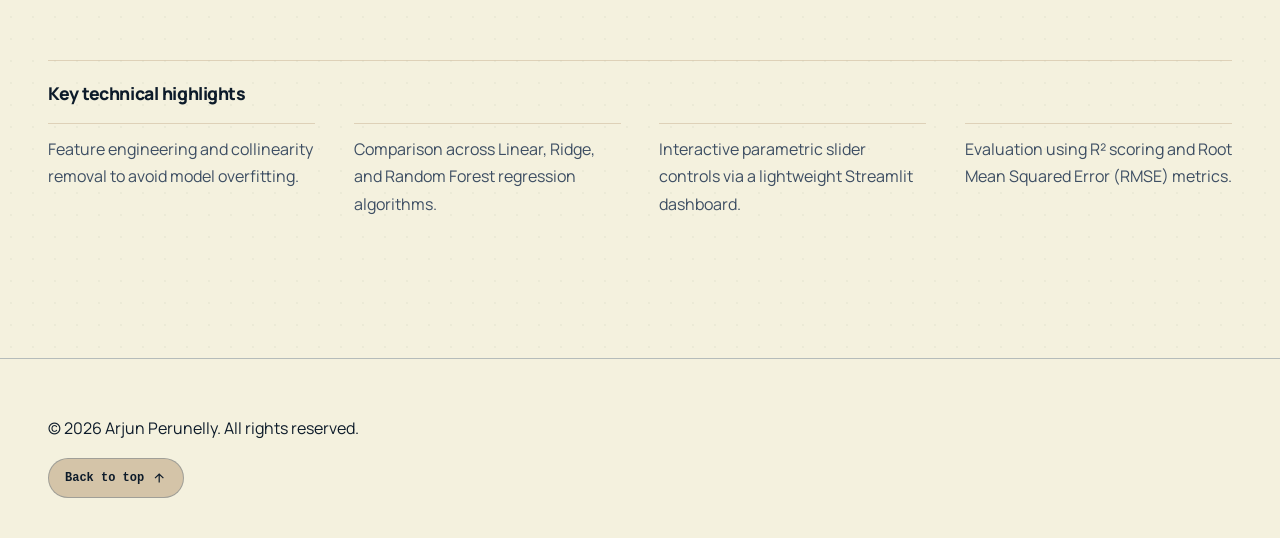
<file: projects/house-price-prediction.html>
<!doctype html>
<html lang="en">
<head>
  <meta charset="UTF-8" />
  <meta name="viewport" content="width=device-width, initial-scale=1.0" />
  <meta name="theme-color" content="#F4F1DE" />
  <meta name="description" content="Project notes for House Price Prediction, a machine learning regression model and interactive dashboard by Arjun Perunelly." />
  <link rel="icon" type="image/png" href="../assets/arjun-logo.png" />
  <title>House Price Prediction — Project Details | Arjun Perunelly</title>
  <link rel="preconnect" href="https://fonts.googleapis.com" />
  <link rel="preconnect" href="https://fonts.gstatic.com" crossorigin />
  <link href="https://fonts.googleapis.com/css2?family=Manrope:wght@400;500;600;700;800&display=swap" rel="stylesheet" />
  <link rel="stylesheet" href="../styles.css?v=v8-skip-loader-on-return" />
  <script>try{sessionStorage.setItem('returning_from_subpage','true');}catch(e){}</script>
</head>
<body>
  <a class="skip-link" href="#main">Skip to content</a>
  <canvas class="magnet-lines-canvas" aria-hidden="true"></canvas>
  <header class="project-detail-header" id="top">
    <div class="page-width project-detail-header-inner">
      <a class="wordmark" href="../index.html" aria-label="Arjun Perunelly, portfolio home">
        <span class="wordmark-mark" aria-hidden="true"><img src="../assets/arjun-logo.png" alt="" /></span>
        <span class="wordmark-name">Arjun Perunelly</span>
      </a>
      <nav class="project-breadcrumb" aria-label="Breadcrumb">
        <ol><li><a href="../index.html#projects">Projects</a></li><li aria-current="page">House Price Prediction</li></ol>
      </nav>
    </div>
  </header>

  <main class="page-width project-detail-main" id="main">
    <article>
      <header class="project-detail-hero" data-reveal>
        <h1 class="project-detail-title">House Price Prediction<span class="title-period">.</span></h1>
        <p class="project-detail-summary">A machine learning regression system engineered to estimate residential property valuations through multi-variable regression analysis and an interactive visual dashboard.</p>
      </header>

      <section class="project-gallery-section" aria-labelledby="house-gallery-title" data-reveal>
        <div class="project-gallery-heading">
          <h2 id="house-gallery-title">Model Architecture &amp; Preview</h2>
          <p>Predictive regression analysis overlay and dashboard interface.</p>
        </div>
        <div class="accordion-gallery" role="radiogroup" aria-label="House Price Prediction interface" data-accordion-gallery data-default-index="0" data-trigger="hover">
          <button class="ag-panel is-active" type="button" role="radio" aria-checked="true" tabindex="0" aria-label="House Price Prediction dashboard preview">
            <span class="ag-panel__frame" aria-hidden="true"><span class="ag-panel__media"><img src="../assets/house-price-preview.svg" alt="House price prediction dashboard" loading="lazy" decoding="async" draggable="false" /></span><span class="ag-panel__overlay"></span></span>
            <span class="ag-panel__label" aria-hidden="true"><span class="ag-panel__bar"></span><span class="ag-panel__text">Dashboard &amp; Model</span></span>
          </button>
        </div>
      </section>

      <div class="project-detail-grid">
        <section class="project-detail-section" aria-labelledby="house-overview-title" data-reveal>
          <h2 id="house-overview-title">Project overview</h2>
          <p>Valuing real estate properties requires synthesizing diverse, interdependent variables including square footage, geographic location, neighborhood amenities, age of construction, and market trends.</p>
          <p>This project builds an end-to-end regression pipeline in Python. Starting with exploratory data analysis and outlier cleansing, features are normalized and trained using scikit-learn ensemble regressors, accompanied by a clean Streamlit interface for instant price estimations.</p>
        </section>

        <aside class="project-detail-aside" aria-labelledby="house-details-title" data-reveal>
          <h2 id="house-details-title">Project details</h2>
          <dl class="project-detail-facts">
            <div><dt>Type</dt><dd>Machine Learning / AI</dd></div>
            <div><dt>Focus</dt><dd>Predictive Regression</dd></div>
          </dl>
          <div class="project-detail-stack">
            <h2 id="house-stack-title">Technologies</h2>
            <ul class="technology-list" aria-label="House Price Prediction technologies">
              <li>Python</li><li>Scikit-Learn</li><li>Streamlit</li><li>Pandas</li><li>NumPy</li>
            </ul>
          </div>
          <div class="project-detail-actions">
            <a class="button project-action-source" href="https://github.com/ArjunPerunelly" target="_blank" rel="noopener noreferrer">
              View on GitHub
              <svg viewBox="0 0 24 24" aria-hidden="true"><path d="M14 4h6v6M20 4l-9 9" /><path d="M18 13v6H5V6h6" /></svg>
            </a>
          </div>
        </aside>

        <section class="project-detail-section project-detail-explored" aria-labelledby="house-highlights-title" data-reveal>
          <h2 id="house-highlights-title">Key technical highlights</h2>
          <ul class="project-detail-list">
            <li>Feature engineering and collinearity removal to avoid model overfitting.</li>
            <li>Comparison across Linear, Ridge, and Random Forest regression algorithms.</li>
            <li>Interactive parametric slider controls via a lightweight Streamlit dashboard.</li>
            <li>Evaluation using R&sup2; scoring and Root Mean Squared Error (RMSE) metrics.</li>
          </ul>
        </section>
      </div>
    </article>
  </main>

  <footer class="site-footer">
    <div class="page-width site-footer-inner">
      <p class="site-footer-copy">&copy; <span id="year">2026</span> Arjun Perunelly. All rights reserved.</p>
      <div class="site-footer-actions">
        <a class="back-to-top" href="#top" aria-label="Back to top">
          Back to top
          <svg viewBox="0 0 24 24" aria-hidden="true"><path d="M12 19V5M5 12l7-7 7 7" /></svg>
        </a>
      </div>
    </div>
  </footer>

  <script src="../script.js?v=v8-skip-loader-on-return" defer></script>
</body>
</html>
</file>
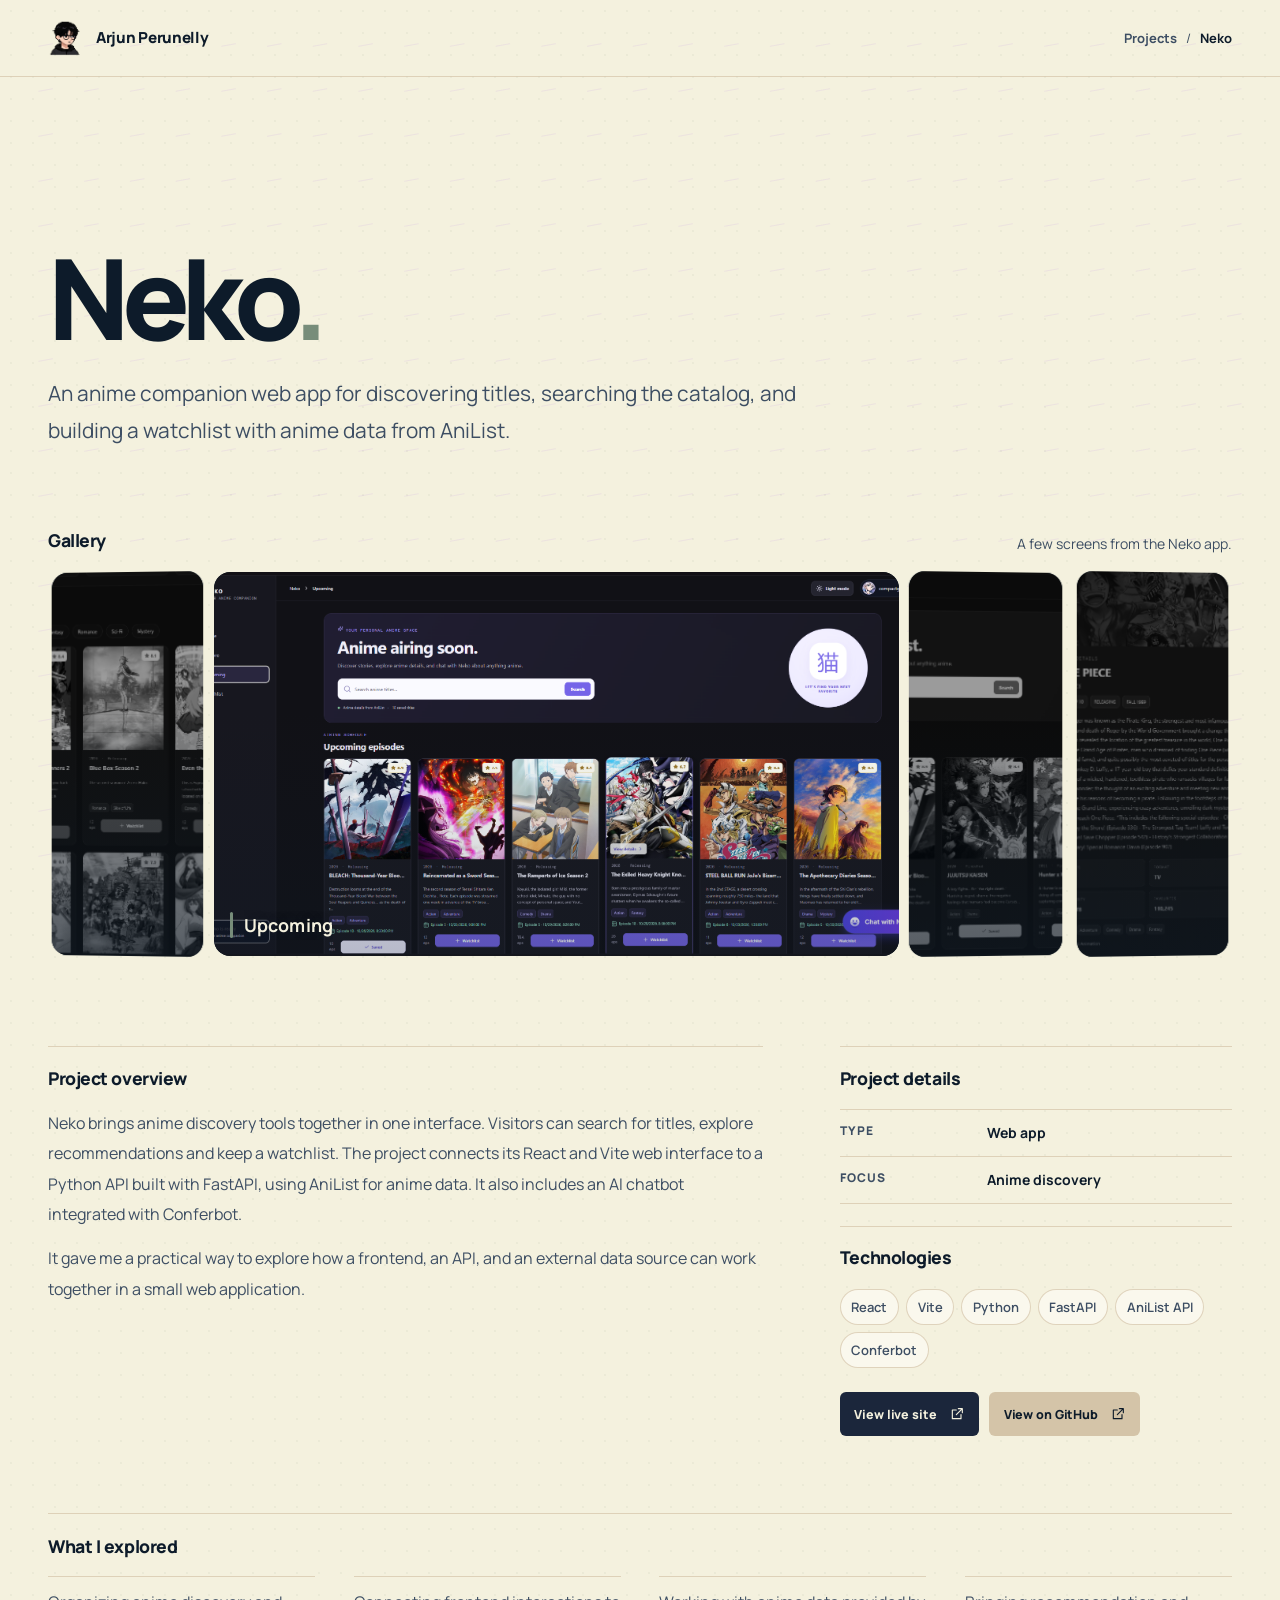
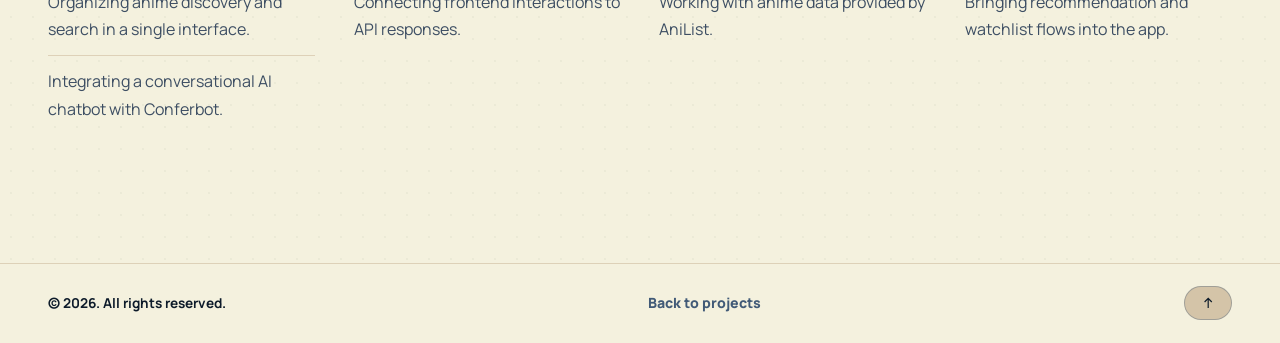
<file: projects/neko.html>
<!doctype html>
<html lang="en">
<head>
  <meta charset="UTF-8" />
  <meta name="viewport" content="width=device-width, initial-scale=1.0" />
  <meta name="theme-color" content="#F4F1DE" />
  <meta name="description" content="Project notes for Neko, an anime discovery and watchlist web app by Arjun Perunelly." />
  <link rel="icon" type="image/png" href="../assets/arjun-logo.png" />
  <title>Neko — Project Details | Arjun Perunelly</title>
  <link rel="preconnect" href="https://fonts.googleapis.com" />
  <link rel="preconnect" href="https://fonts.gstatic.com" crossorigin />
  <link href="https://fonts.googleapis.com/css2?family=Manrope:wght@400;500;600;700;800&display=swap" rel="stylesheet" />
  <link rel="stylesheet" href="../styles.css?v=v8-skip-loader-on-return" />
  <script>try{sessionStorage.setItem('returning_from_subpage','true');}catch(e){}</script>
</head>
<body>
  <a class="skip-link" href="#main">Skip to content</a>
  <canvas class="magnet-lines-canvas" aria-hidden="true"></canvas>
  <header class="project-detail-header" id="top">
    <div class="page-width project-detail-header-inner">
      <a class="wordmark" href="../index.html" aria-label="Arjun Perunelly, portfolio home">
        <span class="wordmark-mark" aria-hidden="true"><img src="../assets/arjun-logo.png" alt="" /></span>
        <span class="wordmark-name">Arjun Perunelly</span>
      </a>
      <nav class="project-breadcrumb" aria-label="Breadcrumb">
        <ol><li><a href="../index.html#projects">Projects</a></li><li aria-current="page">Neko</li></ol>
      </nav>
    </div>
  </header>

  <main class="page-width project-detail-main" id="main">
    <article>
      <header class="project-detail-hero" data-reveal>
        <h1 class="project-detail-title">Neko<span class="title-period">.</span></h1>
        <p class="project-detail-summary">An anime companion web app for discovering titles, searching the catalog, and building a watchlist with anime data from AniList.</p>
      </header>

      <section class="project-gallery-section" aria-labelledby="neko-gallery-title" data-reveal>
        <div class="project-gallery-heading">
          <h2 id="neko-gallery-title">Gallery</h2>
          <p>A few screens from the Neko app.</p>
        </div>
        <div class="accordion-gallery" role="radiogroup" aria-label="Neko app screenshots" data-accordion-gallery data-default-index="1" data-interval="3000" data-trigger="hover">
          <button class="ag-panel" type="button" role="radio" aria-checked="false" tabindex="-1" aria-label="Neko Explore screen">
            <span class="ag-panel__frame" aria-hidden="true"><span class="ag-panel__media"><img src="../assets/neko-gallery-explore.png" alt="" loading="lazy" decoding="async" draggable="false" /></span><span class="ag-panel__overlay"></span></span>
            <span class="ag-panel__label" aria-hidden="true"><span class="ag-panel__bar"></span><span class="ag-panel__text">Explore</span></span>
          </button>
          <button class="ag-panel is-active" type="button" role="radio" aria-checked="true" tabindex="0" aria-label="Neko Upcoming screen">
            <span class="ag-panel__frame" aria-hidden="true"><span class="ag-panel__media"><img src="../assets/neko-gallery-upcoming.png" alt="" loading="lazy" decoding="async" draggable="false" /></span><span class="ag-panel__overlay"></span></span>
            <span class="ag-panel__label" aria-hidden="true"><span class="ag-panel__bar"></span><span class="ag-panel__text">Upcoming</span></span>
          </button>
          <button class="ag-panel" type="button" role="radio" aria-checked="false" tabindex="-1" aria-label="Neko Watchlist screen">
            <span class="ag-panel__frame" aria-hidden="true"><span class="ag-panel__media"><img src="../assets/neko-gallery-watchlist.png" alt="" loading="lazy" decoding="async" draggable="false" /></span><span class="ag-panel__overlay"></span></span>
            <span class="ag-panel__label" aria-hidden="true"><span class="ag-panel__bar"></span><span class="ag-panel__text">Watchlist</span></span>
          </button>
          <button class="ag-panel" type="button" role="radio" aria-checked="false" tabindex="-1" aria-label="Neko anime details screen">
            <span class="ag-panel__frame" aria-hidden="true"><span class="ag-panel__media"><img src="../assets/neko-gallery-anime-details.png" alt="" loading="lazy" decoding="async" draggable="false" /></span><span class="ag-panel__overlay"></span></span>
            <span class="ag-panel__label" aria-hidden="true"><span class="ag-panel__bar"></span><span class="ag-panel__text">Anime details</span></span>
          </button>
        </div>
      </section>

      <div class="project-detail-grid">
        <section class="project-detail-section" aria-labelledby="neko-overview-title" data-reveal>
          <h2 id="neko-overview-title">Project overview</h2>
          <p>Neko brings anime discovery tools together in one interface. Visitors can search for titles, explore recommendations and keep a watchlist. The project connects its React and Vite web interface to a Python API built with FastAPI, using AniList for anime data. It also includes an AI chatbot integrated with Conferbot.</p>
          <p>It gave me a practical way to explore how a frontend, an API, and an external data source can work together in a small web application.</p>
        </section>

        <aside class="project-detail-aside" aria-labelledby="neko-details-title" data-reveal>
          <h2 id="neko-details-title">Project details</h2>
          <dl class="project-detail-facts">
            <div><dt>Type</dt><dd>Web app</dd></div>
            <div><dt>Focus</dt><dd>Anime discovery</dd></div>
          </dl>
          <div class="project-detail-stack">
            <h2 id="neko-stack-title">Technologies</h2>
            <ul class="technology-list" aria-label="Neko technologies">
              <li>React</li><li>Vite</li><li>Python</li><li>FastAPI</li><li>AniList API</li><li>Conferbot</li>
            </ul>
          </div>
          <div class="project-detail-actions">
            <a class="button project-action-live" href="https://neko-1-pp28.onrender.com/" target="_blank" rel="noopener noreferrer">
              View live site
              <svg viewBox="0 0 24 24" aria-hidden="true"><path d="M14 4h6v6M20 4l-9 9" /><path d="M18 13v6H5V6h6" /></svg>
            </a>
            <a class="button project-action-source" href="https://github.com/ArjunPerunelly/neko" target="_blank" rel="noopener noreferrer">
              View on GitHub
              <svg viewBox="0 0 24 24" aria-hidden="true"><path d="M14 4h6v6M20 4l-9 9" /><path d="M18 13v6H5V6h6" /></svg>
            </a>
          </div>
        </aside>

        <section class="project-detail-section project-detail-explored" aria-labelledby="neko-focus-title" data-reveal>
          <h2 id="neko-focus-title">What I explored</h2>
          <ul class="project-detail-list">
            <li>Organizing anime discovery and search in a single interface.</li>
            <li>Connecting frontend interactions to API responses.</li>
            <li>Working with anime data provided by AniList.</li>
            <li>Bringing recommendation and watchlist flows into the app.</li>
            <li>Integrating a conversational AI chatbot with Conferbot.</li>
          </ul>
        </section>
      </div>
    </article>
  </main>

  <footer class="site-footer project-detail-footer">
    <div class="page-width footer-inner">
      <span class="footer-copyright">© 2026. All rights reserved.</span>
      <a class="text-link" href="../index.html#projects">Back to projects</a>
      <a class="back-to-top" href="#top" aria-label="Back to top">
        <svg viewBox="0 0 24 24" aria-hidden="true"><path d="M12 20V4M6 10l6-6 6 6" /></svg>
      </a>
    </div>
  </footer>
  <script src="../script.js?v=v8-skip-loader-on-return" defer></script>
</body>
</html>
</file>
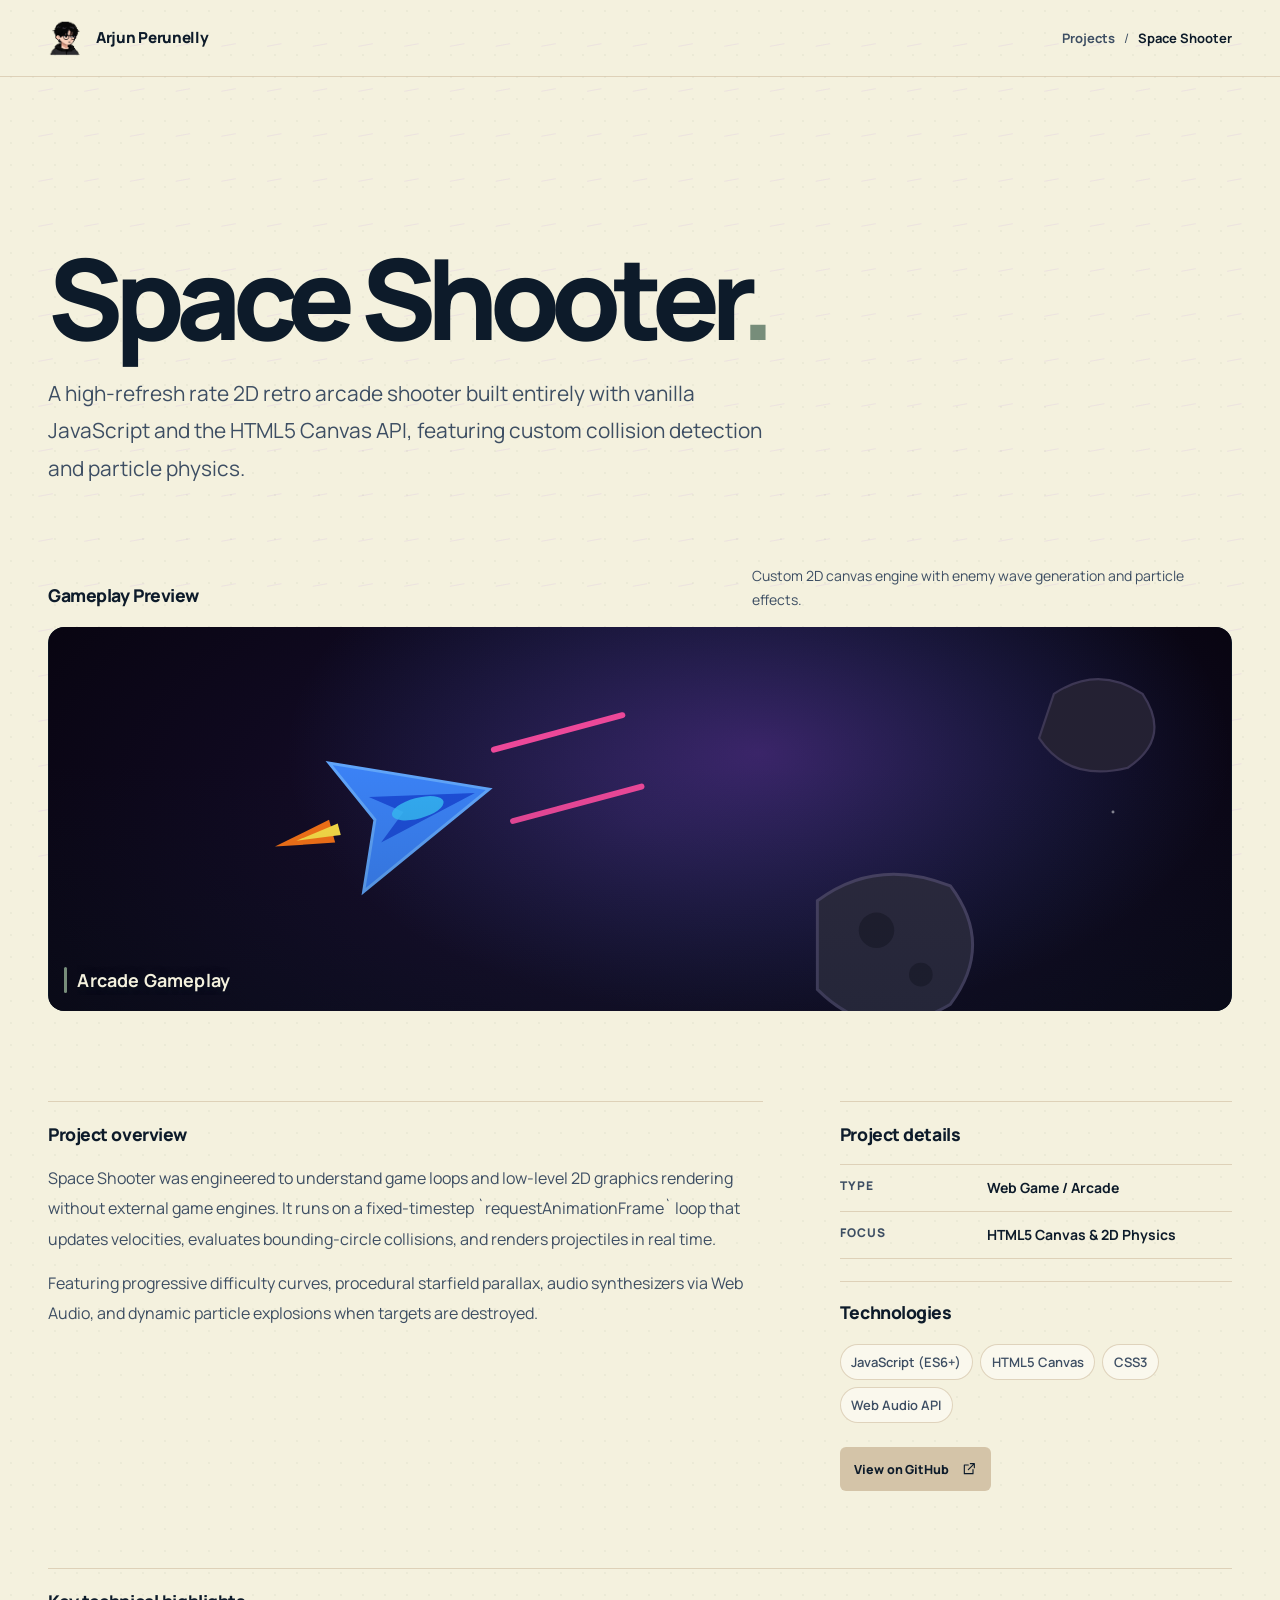
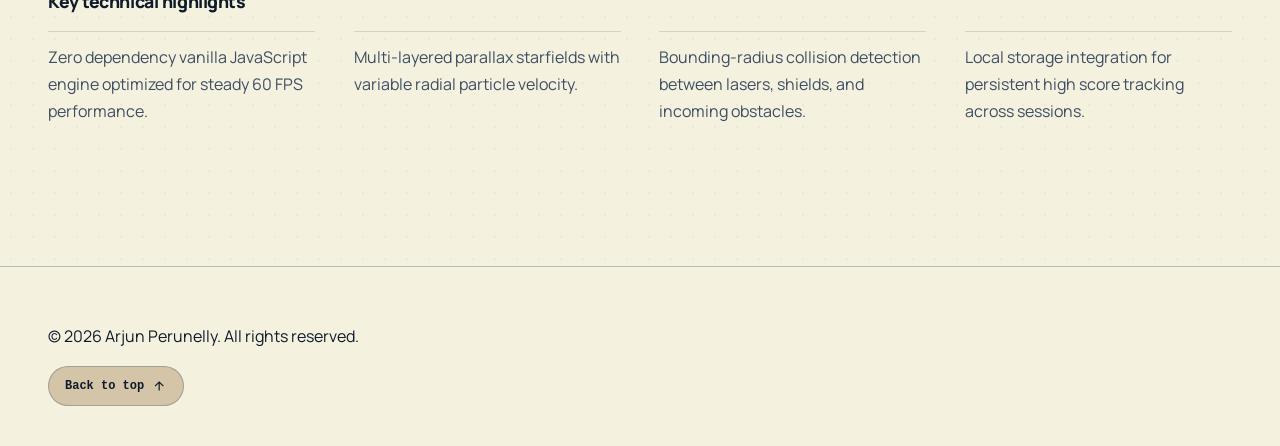
<file: projects/space-shooter.html>
<!doctype html>
<html lang="en">
<head>
  <meta charset="UTF-8" />
  <meta name="viewport" content="width=device-width, initial-scale=1.0" />
  <meta name="theme-color" content="#F4F1DE" />
  <meta name="description" content="Project notes for Space Shooter, an arcade 2D canvas web game by Arjun Perunelly." />
  <link rel="icon" type="image/png" href="../assets/arjun-logo.png" />
  <title>Space Shooter — Project Details | Arjun Perunelly</title>
  <link rel="preconnect" href="https://fonts.googleapis.com" />
  <link rel="preconnect" href="https://fonts.gstatic.com" crossorigin />
  <link href="https://fonts.googleapis.com/css2?family=Manrope:wght@400;500;600;700;800&display=swap" rel="stylesheet" />
  <link rel="stylesheet" href="../styles.css?v=v8-skip-loader-on-return" />
  <script>try{sessionStorage.setItem('returning_from_subpage','true');}catch(e){}</script>
</head>
<body>
  <a class="skip-link" href="#main">Skip to content</a>
  <canvas class="magnet-lines-canvas" aria-hidden="true"></canvas>
  <header class="project-detail-header" id="top">
    <div class="page-width project-detail-header-inner">
      <a class="wordmark" href="../index.html" aria-label="Arjun Perunelly, portfolio home">
        <span class="wordmark-mark" aria-hidden="true"><img src="../assets/arjun-logo.png" alt="" /></span>
        <span class="wordmark-name">Arjun Perunelly</span>
      </a>
      <nav class="project-breadcrumb" aria-label="Breadcrumb">
        <ol><li><a href="../index.html#projects">Projects</a></li><li aria-current="page">Space Shooter</li></ol>
      </nav>
    </div>
  </header>

  <main class="page-width project-detail-main" id="main">
    <article>
      <header class="project-detail-hero" data-reveal>
        <h1 class="project-detail-title">Space Shooter<span class="title-period">.</span></h1>
        <p class="project-detail-summary">A high-refresh rate 2D retro arcade shooter built entirely with vanilla JavaScript and the HTML5 Canvas API, featuring custom collision detection and particle physics.</p>
      </header>

      <section class="project-gallery-section" aria-labelledby="space-gallery-title" data-reveal>
        <div class="project-gallery-heading">
          <h2 id="space-gallery-title">Gameplay Preview</h2>
          <p>Custom 2D canvas engine with enemy wave generation and particle effects.</p>
        </div>
        <div class="accordion-gallery" role="radiogroup" aria-label="Space Shooter arcade gameplay" data-accordion-gallery data-default-index="0" data-trigger="hover">
          <button class="ag-panel is-active" type="button" role="radio" aria-checked="true" tabindex="0" aria-label="Space Shooter gameplay screen">
            <span class="ag-panel__frame" aria-hidden="true"><span class="ag-panel__media"><img src="../assets/space-shooter-preview.svg" alt="Space Shooter arcade gameplay" loading="lazy" decoding="async" draggable="false" /></span><span class="ag-panel__overlay"></span></span>
            <span class="ag-panel__label" aria-hidden="true"><span class="ag-panel__bar"></span><span class="ag-panel__text">Arcade Gameplay</span></span>
          </button>
        </div>
      </section>

      <div class="project-detail-grid">
        <section class="project-detail-section" aria-labelledby="space-overview-title" data-reveal>
          <h2 id="space-overview-title">Project overview</h2>
          <p>Space Shooter was engineered to understand game loops and low-level 2D graphics rendering without external game engines. It runs on a fixed-timestep `requestAnimationFrame` loop that updates velocities, evaluates bounding-circle collisions, and renders projectiles in real time.</p>
          <p>Featuring progressive difficulty curves, procedural starfield parallax, audio synthesizers via Web Audio, and dynamic particle explosions when targets are destroyed.</p>
        </section>

        <aside class="project-detail-aside" aria-labelledby="space-details-title" data-reveal>
          <h2 id="space-details-title">Project details</h2>
          <dl class="project-detail-facts">
            <div><dt>Type</dt><dd>Web Game / Arcade</dd></div>
            <div><dt>Focus</dt><dd>HTML5 Canvas &amp; 2D Physics</dd></div>
          </dl>
          <div class="project-detail-stack">
            <h2 id="space-stack-title">Technologies</h2>
            <ul class="technology-list" aria-label="Space Shooter technologies">
              <li>JavaScript (ES6+)</li><li>HTML5 Canvas</li><li>CSS3</li><li>Web Audio API</li>
            </ul>
          </div>
          <div class="project-detail-actions">
            <a class="button project-action-source" href="https://github.com/ArjunPerunelly" target="_blank" rel="noopener noreferrer">
              View on GitHub
              <svg viewBox="0 0 24 24" aria-hidden="true"><path d="M14 4h6v6M20 4l-9 9" /><path d="M18 13v6H5V6h6" /></svg>
            </a>
          </div>
        </aside>

        <section class="project-detail-section project-detail-explored" aria-labelledby="space-highlights-title" data-reveal>
          <h2 id="space-highlights-title">Key technical highlights</h2>
          <ul class="project-detail-list">
            <li>Zero dependency vanilla JavaScript engine optimized for steady 60 FPS performance.</li>
            <li>Multi-layered parallax starfields with variable radial particle velocity.</li>
            <li>Bounding-radius collision detection between lasers, shields, and incoming obstacles.</li>
            <li>Local storage integration for persistent high score tracking across sessions.</li>
          </ul>
        </section>
      </div>
    </article>
  </main>

  <footer class="site-footer">
    <div class="page-width site-footer-inner">
      <p class="site-footer-copy">&copy; <span id="year">2026</span> Arjun Perunelly. All rights reserved.</p>
      <div class="site-footer-actions">
        <a class="back-to-top" href="#top" aria-label="Back to top">
          Back to top
          <svg viewBox="0 0 24 24" aria-hidden="true"><path d="M12 19V5M5 12l7-7 7 7" /></svg>
        </a>
      </div>
    </div>
  </footer>

  <script src="../script.js?v=v8-skip-loader-on-return" defer></script>
</body>
</html>
</file>
<file: styles.css>
/* ==========================================================================
   ARJUN PERUNELLY PORTFOLIO — WARM EDITORIAL WITH 3D STACKED COVERFLOW
   ========================================================================== */

:root {
  color-scheme: light;
  --palette-cream: #F4F1DE;
  --palette-sand: #D4C4A8;
  --palette-sage: #778D7A;
  --palette-steel: #415A77;
  --palette-deep-navy: #1B263B;
  --palette-midnight: #0D1B2A;
  --palette-card: #EFE9D6;
  --palette-card-inner: #E6DECA;

  --palette-sand-rgb: 212 196 168;
  --palette-sage-rgb: 119 141 122;
  --palette-steel-rgb: 65 90 119;
  --palette-cream-rgb: 244 241 222;
  --palette-midnight-rgb: 13 27 42;

  --color-paper: var(--palette-cream);
  --color-paper-light: #FAF8ED;
  --color-paper-deep: var(--palette-sand);
  --color-ink: var(--palette-midnight);
  --color-muted: #3D4E63;
  --color-accent: var(--palette-steel);
  --color-accent-bright: var(--palette-sage);
  --color-line: rgba(212, 196, 168, 0.7);
  --color-line-strong: rgba(65, 90, 119, 0.35);
  --color-navy: var(--palette-midnight);
  --color-selection: var(--palette-midnight);

  --radius-sm: 0.375rem;
  --radius-md: 0.75rem;
  --radius-card: 1.15rem;
  --radius-panel: 1.6rem;
  --radius-control: 999px;

  --font-sans: "Manrope", -apple-system, BlinkMacSystemFont, "Segoe UI", Roboto, sans-serif;
  --font-mono: "JetBrains Mono", ui-monospace, SFMono-Regular, Menlo, Monaco, Consolas, monospace;

  --duration-fast: 160ms;
  --duration-base: 260ms;
  --duration-slow: 600ms;
  --duration-marquee: 38s;
  --ease-refined: cubic-bezier(0.22, 1, 0.36, 1);
  --ease-spring: cubic-bezier(0.2, 0.8, 0.2, 1);
  --ease-in-out: cubic-bezier(0.77, 0, 0.175, 1);

  --shadow-sm: 0 2px 8px rgba(13, 27, 42, 0.04);
  --shadow-md: 0 8px 24px rgba(13, 27, 42, 0.07);
  --shadow-lg: 0 16px 36px rgba(13, 27, 42, 0.12);
  --shadow-glow: 0 0 0 1.5px rgba(119, 141, 122, 0.8), 0 0 20px rgba(119, 141, 122, 0.25);

  --content-width: 74rem;
  --header-height: 4.5rem;
}

*,
*::before,
*::after { box-sizing: border-box; }

html {
  scroll-behavior: smooth;
  scroll-padding-top: calc(var(--header-height) + 1.5rem);
  background: var(--color-paper);
}

body {
  margin: 0;
  background-color: var(--color-paper);
  background-image: 
    radial-gradient(circle, rgba(119, 141, 122, 0.16) 0.65px, transparent 0.75px);
  background-size: 22px 22px;
  color: var(--color-ink);
  font-family: var(--font-sans);
  font-size: 1rem;
  line-height: 1.7;
  -webkit-font-smoothing: antialiased;
  text-rendering: optimizeLegibility;
  overflow-x: hidden;
}

body, button, a { -webkit-tap-highlight-color: transparent; }
a { color: inherit; text-decoration: none; }
button, a { touch-action: manipulation; }
button { font: inherit; cursor: pointer; border: 0; background: none; }
::selection { color: var(--color-paper); background: var(--color-selection); }
:focus-visible { outline: 2px solid var(--palette-steel); outline-offset: 3px; }

.page-width {
  width: min(var(--content-width), calc(100% - 3.5rem));
  margin-inline: auto;
}

.skip-link {
  position: fixed;
  z-index: 100;
  top: 0.75rem;
  left: 0.75rem;
  padding: 0.6rem 1.2rem;
  transform: translateY(-160%);
  border-radius: var(--radius-sm);
  background: var(--palette-midnight);
  color: var(--color-paper);
  font-weight: 700;
  font-size: 0.85rem;
  transition: transform var(--duration-fast) var(--ease-refined);
}
.skip-link:focus { transform: translateY(0); }

/* ==========================================================================
   SITE PRELOADER SCREEN
   ========================================================================== */
body.is-loading {
  overflow: hidden !important;
}

html.skip-loader .site-loader,
.site-loader[hidden] {
  display: none !important;
}

html.skip-loader body.is-loading {
  overflow: auto !important;
}

.site-loader {
  position: fixed;
  z-index: 10000;
  inset: 0;
  display: grid;
  place-items: center;
  padding: 2rem;
  background: var(--color-paper);
  color: var(--color-ink);
  opacity: 1;
  visibility: visible;
  pointer-events: auto;
  transition: opacity 450ms cubic-bezier(0.16, 1, 0.3, 1), 
              visibility 450ms cubic-bezier(0.16, 1, 0.3, 1);
}

.site-loader.is-done {
  opacity: 0;
  visibility: hidden;
  pointer-events: none;
}

.site-loader.is-done .site-loader__content {
  transform: scale(0.96) translateY(-8px);
  opacity: 0;
  transition: transform 450ms cubic-bezier(0.16, 1, 0.3, 1),
              opacity 400ms ease;
}

.site-loader__content {
  display: flex;
  flex-direction: column;
  align-items: center;
  gap: 0.85rem;
  text-align: center;
  transition: transform 450ms cubic-bezier(0.16, 1, 0.3, 1),
              opacity 400ms ease;
}

.site-loader__emblem {
  display: grid;
  width: 4.25rem;
  aspect-ratio: 1;
  place-items: center;
}

.site-loader__mark {
  display: block;
  width: 4.25rem;
  height: 4.25rem;
  object-fit: contain;
  image-rendering: pixelated;
  animation: loader-mark-enter 460ms var(--ease-refined) both;
}

.site-loader__name {
  margin: 0;
  font-size: 0.85rem;
  font-weight: 800;
  letter-spacing: 0.14em;
  text-transform: uppercase;
  color: var(--palette-midnight);
}

.site-loader__label {
  margin-top: -0.45rem;
  color: var(--palette-steel);
  font-size: 0.72rem;
  font-weight: 700;
  letter-spacing: 0.12em;
  text-transform: uppercase;
  opacity: 0.85;
}

.site-loader__wave {
  --duration: 820ms;
  --delay: 110ms;
  display: flex;
  width: 5.5rem;
  height: 2.2rem;
  align-items: center;
  justify-content: space-between;
  color: var(--palette-steel);
  margin-block: 0.35rem;
}

.site-loader__wave > span {
  display: block;
  flex: 0 0 11%;
  height: var(--bar-height);
  border-radius: 999px;
  background: currentColor;
  opacity: 0.65;
  transform: scaleY(0.35);
  transform-origin: center;
  animation: loader-wave-bar var(--duration) ease-in-out var(--bar-delay) infinite alternate;
}

.site-loader__wave > span:nth-child(1) { --bar-height: 40%; --bar-delay: 0ms; }
.site-loader__wave > span:nth-child(2) { --bar-height: 70%; --bar-delay: var(--delay); }
.site-loader__wave > span:nth-child(3) { --bar-height: 100%; --bar-delay: calc(var(--delay) * 2); }
.site-loader__wave > span:nth-child(4) { --bar-height: 70%; --bar-delay: calc(var(--delay) * 3); }
.site-loader__wave > span:nth-child(5) { --bar-height: 40%; --bar-delay: calc(var(--delay) * 4); }

.site-loader__progress {
  min-width: 3.25rem;
  color: var(--palette-steel);
  font-family: var(--font-mono);
  font-size: 0.82rem;
  font-weight: 700;
  letter-spacing: 0.08em;
  font-variant-numeric: tabular-nums;
  text-align: center;
}

@keyframes loader-mark-enter {
  from { opacity: 0; transform: translateY(0.35rem) scale(0.96); }
  to { opacity: 1; transform: translateY(0) scale(1); }
}

@keyframes loader-wave-bar {
  to { opacity: 1; transform: scaleY(1); }
}

/* SCROLL PROGRESS */
.scroll-progress {
  position: fixed;
  z-index: 35;
  top: calc(var(--header-height) + 1.25rem);
  bottom: 2rem;
  left: clamp(0.75rem, 2.5vw, 2.5rem);
  width: 3px;
  overflow: hidden;
  border-radius: 2px;
  background: rgba(65, 90, 119, 0.15);
  pointer-events: none;
}
.scroll-progress span {
  display: block;
  width: 100%;
  height: 100%;
  transform: scaleY(0);
  transform-origin: top center;
  background: linear-gradient(to bottom, var(--palette-sage), var(--palette-steel));
  border-radius: 2px;
}



/* MAGNET LINES CANVAS */
.magnet-lines-canvas {
  position: fixed;
  z-index: 1;
  inset: 0;
  display: none;
  width: 100vw;
  height: 100dvh;
  pointer-events: none;
}
.magnet-lines-canvas.is-active { display: block; }

/* HEADER & NAVIGATION */
.site-header {
  position: sticky;
  z-index: 50;
  top: 0;
  border-bottom: 1px solid var(--color-line);
  background: rgba(244, 241, 222, 0.86);
  backdrop-filter: blur(16px) saturate(1.7);
  -webkit-backdrop-filter: blur(16px) saturate(1.7);
  transition: background-color var(--duration-base) ease, border-color var(--duration-base) ease;
}
.site-header.is-scrolled {
  border-bottom-color: var(--color-line-strong);
  background: rgba(244, 241, 222, 0.94);
  box-shadow: 0 4px 20px rgba(13, 27, 42, 0.05);
}
.header-inner {
  display: flex;
  min-height: var(--header-height);
  align-items: center;
  justify-content: space-between;
  gap: 1.5rem;
}

.wordmark {
  display: inline-flex;
  align-items: center;
  gap: 0.75rem;
  flex: 0 0 auto;
}
.wordmark-mark {
  display: grid;
  width: 2.25rem;
  height: 2.25rem;
  place-items: center;
}
.wordmark-mark img { display: block; width: 100%; height: 100%; object-fit: contain; }
.wordmark-name {
  font-size: 0.95rem;
  font-weight: 800;
  letter-spacing: -0.02em;
  color: var(--color-ink);
}
.wordmark-status {
  display: inline-flex;
  align-items: center;
  gap: 0.4rem;
  padding: 0.18rem 0.55rem;
  border-radius: var(--radius-control);
  background: rgba(119, 141, 122, 0.18);
  color: var(--palette-deep-navy);
  font-family: var(--font-mono);
  font-size: 0.75rem;
  font-weight: 700;
}
.status-dot {
  width: 0.45rem;
  height: 0.45rem;
  border-radius: 50%;
  background: #2E7D32;
  box-shadow: 0 0 0 2px rgba(46, 125, 50, 0.25);
  animation: pulse-dot 2.4s ease-in-out infinite;
}
@keyframes pulse-dot {
  0%, 100% { opacity: 1; transform: scale(1); }
  50% { opacity: 0.6; transform: scale(1.15); }
}

/* ==========================================================================
   NAVIGATION ICON DOCK (MATCHING USER MOCKUP)
   ========================================================================== */
.primary-navigation.nav-dock {
  display: flex;
  align-items: center;
  gap: 0.45rem;
  padding: 0.35rem 0.5rem;
  border-radius: var(--radius-control);
  background: transparent;
  border: none;
}

.nav-dock-btn {
  position: relative;
  display: grid;
  width: 2.35rem;
  height: 2.35rem;
  place-items: center;
  border-radius: 50%;
  color: var(--color-ink);
  background: transparent;
  transition: all var(--duration-fast) var(--ease-refined);
  text-decoration: none;
}

.nav-dock-btn svg {
  width: 1.2rem;
  height: 1.2rem;
  fill: none;
  stroke: currentColor;
  stroke-width: 1.8;
  stroke-linecap: round;
  stroke-linejoin: round;
  transition: transform var(--duration-fast) var(--ease-refined);
}

.nav-dock-btn:hover {
  background: rgba(212, 196, 168, 0.4);
  color: var(--palette-midnight);
  transform: translateY(-1px);
}

/* Active Section Item (soft circle highlight as shown for Home in mockup) */
.nav-dock-btn[aria-current="location"] {
  background: #EFE9D6;
  color: var(--palette-midnight);
  box-shadow: 0 1px 4px rgba(13, 27, 42, 0.08);
}

/* Contact Button (only highlighted when active or hovered) */
.nav-dock-btn--contact {
  color: var(--color-ink);
}

.nav-dock-btn--contact svg {
  stroke-width: 1.8;
}

.nav-dock-btn--contact:hover {
  background: rgba(212, 196, 168, 0.45);
  color: var(--palette-midnight);
  transform: translateY(-1px);
}

.nav-dock-btn--contact[aria-current="location"] {
  background: var(--palette-sand);
  color: var(--palette-midnight);
  box-shadow: 0 1px 6px rgba(13, 27, 42, 0.12);
}

/* Vertical Divider in Dock */
.nav-dock-divider {
  display: block;
  width: 1.5px;
  height: 1.35rem;
  background: var(--palette-steel);
  opacity: 0.55;
  margin-inline: 0.55rem;
}

/* Social & Resume Buttons inside Dock */
.nav-dock-socials {
  display: flex;
  align-items: center;
  gap: 0.35rem;
}

.nav-dock-btn--social svg {
  fill: currentColor;
  stroke: none;
  width: 1.15rem;
  height: 1.15rem;
}

.nav-dock-label {
  display: none; /* Icon-only on desktop */
}

.menu-toggle { display: none; }

/* HERO SECTION */
.hero {
  position: relative;
  padding-block: 5.5rem 6.5rem;
  text-align: left;
}
.hero-content {
  position: relative;
  z-index: 10;
  max-width: 58rem;
}

.hero-kicker {
  display: inline-flex;
  flex-wrap: wrap;
  align-items: center;
  gap: 0.75rem;
  margin-bottom: 1.75rem;
  font-family: var(--font-mono);
  font-size: 0.75rem;
  font-weight: 600;
  color: var(--color-muted);
}
.kicker-badge {
  display: inline-flex;
  align-items: center;
  gap: 0.5rem;
  padding: 0.35rem 0.85rem;
  border-radius: var(--radius-control);
  background: var(--palette-sand);
  color: var(--palette-midnight);
  border: 1px solid rgba(65, 90, 119, 0.15);
}
.kicker-pulse {
  width: 0.45rem;
  height: 0.45rem;
  border-radius: 50%;
  background: var(--palette-steel);
}
.kicker-dot-sep { color: var(--palette-steel); opacity: 0.5; }
.kicker-college { color: var(--color-muted); }

.hero-title {
  margin: 0;
  font-size: clamp(3.75rem, 8.5vw, 6.75rem);
  font-weight: 800;
  letter-spacing: -0.05em;
  line-height: 0.98;
  color: var(--color-ink);
}
.hero-title-lead { display: block; }
.hero-title-family { display: block; color: var(--palette-steel); }
.title-period { color: var(--palette-sage); }

.hero-deck {
  max-width: 48rem;
  margin: 2rem 0 0;
  color: var(--color-ink);
  font-size: clamp(1.35rem, 2.6vw, 1.85rem);
  font-weight: 700;
  letter-spacing: -0.035em;
  line-height: 1.4;
}
.hero-deck span {
  color: var(--palette-steel);
  text-decoration: underline;
  text-decoration-color: var(--palette-sage);
  text-decoration-thickness: 3px;
  text-underline-offset: 0.18em;
}

/* HERO ROTATING TEXT ANIMATION */
.text-rotator {
  position: relative;
  display: inline-flex;
  vertical-align: baseline;
  transition: width 350ms cubic-bezier(0.16, 1, 0.3, 1);
  overflow: hidden;
  white-space: nowrap;
  padding-bottom: 0.22em;
  margin-bottom: -0.22em;
}

.text-rotator__item {
  display: inline-block;
  color: var(--palette-steel);
  font-weight: 700;
  text-decoration: underline;
  text-decoration-color: var(--palette-sage);
  text-decoration-thickness: 3px;
  text-underline-offset: 0.18em;
  transition: transform 450ms cubic-bezier(0.16, 1, 0.3, 1), 
              opacity 400ms ease, 
              filter 400ms ease;
  will-change: transform, opacity;
}

.text-rotator__item:not(.is-active) {
  position: absolute;
  top: 0;
  left: 0;
  opacity: 0;
  pointer-events: none;
  transform: translateY(100%);
  filter: blur(4px);
}

.text-rotator__item.is-active {
  position: relative;
  opacity: 1;
  transform: translateY(0);
  filter: blur(0);
}

.text-rotator__item.is-exiting {
  position: absolute;
  top: 0;
  left: 0;
  opacity: 0;
  transform: translateY(-100%);
  filter: blur(4px);
}


.hero-intro {
  max-width: 44rem;
  margin: 1.25rem 0 0;
  color: var(--color-muted);
  font-size: 1.05rem;
  line-height: 1.85;
}

/* ARCHITECTURAL SPECIFICATION LEDGER */
.hero-ledger {
  display: grid;
  grid-template-columns: repeat(4, 1fr);
  gap: 1.25rem;
  margin-top: 2.75rem;
  padding: 1.4rem 1.6rem;
  border: 1px solid var(--color-line-strong);
  border-radius: var(--radius-card);
  background: rgba(244, 241, 222, 0.65);
  backdrop-filter: blur(8px);
}
.ledger-col {
  display: flex;
  flex-direction: column;
  gap: 0.25rem;
}
.ledger-col + .ledger-col {
  border-left: 1px solid var(--color-line);
  padding-left: 1.25rem;
}
.ledger-num {
  font-family: var(--font-mono);
  font-size: 0.7rem;
  font-weight: 700;
  color: var(--palette-sage);
}
.ledger-label {
  font-size: 0.72rem;
  font-weight: 800;
  letter-spacing: 0.08em;
  text-transform: uppercase;
  color: var(--color-muted);
}
.ledger-val {
  font-size: 0.9rem;
  font-weight: 700;
  color: var(--color-ink);
  line-height: 1.35;
}

.hero-actions {
  display: flex;
  flex-wrap: wrap;
  align-items: center;
  gap: 1rem;
  margin-top: 2.5rem;
}

/* BUTTONS */
.button {
  display: inline-flex;
  min-height: 3.15rem;
  align-items: center;
  justify-content: center;
  gap: 0.75rem;
  padding: 0.75rem 1.4rem;
  border-radius: var(--radius-sm);
  font-size: 0.88rem;
  font-weight: 800;
  letter-spacing: -0.01em;
  transition: all var(--duration-fast) var(--ease-refined);
}
.button svg {
  width: 1rem;
  height: 1rem;
  fill: none;
  stroke: currentColor;
  stroke-width: 2;
  stroke-linecap: round;
  stroke-linejoin: round;
  transition: transform var(--duration-fast) var(--ease-refined);
}
.button:hover svg { transform: translateX(3px); }
.button:active { transform: scale(0.97); }

.button-primary {
  background: var(--palette-midnight);
  color: var(--color-paper);
  box-shadow: 0 4px 14px rgba(13, 27, 42, 0.18);
}
.button-primary:hover {
  background: var(--palette-steel);
  box-shadow: 0 6px 20px rgba(65, 90, 119, 0.28);
  transform: translateY(-2px);
}

.button-secondary {
  background: rgba(212, 196, 168, 0.4);
  color: var(--color-ink);
  border: 1px solid var(--color-line-strong);
}
.button-secondary:hover {
  background: var(--color-paper-light);
  border-color: var(--palette-steel);
  transform: translateY(-2px);
  box-shadow: var(--shadow-sm);
}

.scroll-cue {
  position: absolute;
  z-index: 10;
  bottom: 1.5rem;
  right: 0;
  display: flex;
  align-items: center;
  gap: 0.65rem;
  color: var(--color-muted);
  font-family: var(--font-mono);
  font-size: 0.75rem;
  font-weight: 600;
  letter-spacing: 0.05em;
  text-transform: uppercase;
}
.scroll-cue-line {
  width: 2.2rem;
  height: 2px;
  background: var(--palette-sage);
}
.scroll-cue svg { width: 0.9rem; height: 0.9rem; stroke: currentColor; fill: none; stroke-width: 2; }

/* CONTENT SECTIONS COMMON */
.content-section {
  position: relative;
  padding-block: clamp(5.5rem, 9vw, 8rem);
  border-top: 1px solid var(--color-line);
}
.about-section { background: rgba(212, 196, 168, 0.16); }
.projects-section { background: rgba(212, 196, 168, 0.32); }
.skills-section { background: rgba(212, 196, 168, 0.16); }
.education-section { background: rgba(212, 196, 168, 0.24); }

.section-heading { margin-bottom: 3.5rem; }
.section-kicker {
  display: block;
  margin-bottom: 0.65rem;
  font-family: var(--font-mono);
  font-size: 0.78rem;
  font-weight: 700;
  letter-spacing: 0.08em;
  text-transform: uppercase;
  color: var(--palette-steel);
}
.section-heading h2 {
  max-width: 52rem;
  margin: 0;
  font-size: clamp(2.75rem, 5.5vw, 4.5rem);
  font-weight: 800;
  letter-spacing: -0.04em;
  line-height: 1.05;
  color: var(--color-ink);
}
.section-heading h2 span {
  color: var(--palette-steel);
  text-decoration: underline;
  text-decoration-color: var(--palette-sage);
  text-decoration-thickness: 3px;
  text-underline-offset: 0.14em;
}
.section-intro {
  max-width: 38rem;
  margin: 1.15rem 0 0;
  color: var(--color-muted);
  font-size: 1.05rem;
  line-height: 1.8;
}

/* ABOUT SECTION */
.about-grid {
  display: grid;
  grid-template-columns: minmax(0, 0.95fr) minmax(0, 1.05fr);
  gap: clamp(2.5rem, 6vw, 5.5rem);
  align-items: start;
}
.about-quote-panel {
  position: relative;
  padding: 2.25rem 2rem;
  border: 1px solid var(--color-line-strong);
  border-radius: var(--radius-card);
  background: var(--color-paper-light);
  box-shadow: var(--shadow-sm);
}
.quote-mark {
  position: absolute;
  top: 0.5rem;
  left: 1.25rem;
  font-size: 5rem;
  line-height: 1;
  font-family: serif;
  color: var(--palette-sand);
  opacity: 0.7;
  pointer-events: none;
}
.about-lead {
  position: relative;
  margin: 0;
  font-size: clamp(1.25rem, 2.2vw, 1.6rem);
  font-weight: 700;
  letter-spacing: -0.03em;
  line-height: 1.48;
  color: var(--color-ink);
}
.about-badges {
  display: flex;
  flex-wrap: wrap;
  gap: 0.5rem;
  margin-top: 1.75rem;
  padding-top: 1.25rem;
  border-top: 1px solid var(--color-line);
}
.about-badge {
  font-size: 0.8rem;
  font-weight: 700;
  padding: 0.3rem 0.65rem;
  border-radius: var(--radius-control);
  background: rgba(119, 141, 122, 0.15);
  color: var(--palette-deep-navy);
  font-family: var(--font-mono);
  font-size: 0.72rem;
  font-weight: 700;
}

.about-narrative { display: flex; flex-direction: column; gap: 2rem; }
.about-prose p {
  margin: 0 0 1.2rem;
  color: var(--color-muted);
  font-size: 1.02rem;
  line-height: 1.88;
}
.about-pillars {
  display: grid;
  grid-template-columns: repeat(2, 1fr);
  gap: 1.25rem;
  padding-top: 1.5rem;
  border-top: 1px solid var(--color-line);
}
.pillar-item { display: flex; flex-direction: column; gap: 0.35rem; }
.pillar-num {
  display: grid;
  width: 1.75rem;
  height: 1.75rem;
  place-items: center;
  border-radius: var(--radius-sm);
  background: var(--palette-steel);
  color: var(--color-paper);
  font-family: var(--font-mono);
  font-size: 0.75rem;
  font-weight: 800;
}
:is(.pillar-item h3, .pillar-item h4) { margin: 0.35rem 0 0; font-size: 1.05rem; font-weight: 800; color: var(--color-ink); }
.pillar-item p { margin: 0; font-size: 0.88rem; color: var(--color-muted); line-height: 1.65; }

/* ==========================================================================
   FEATURED PROJECTS - EDITORIAL BENTO GRID (MATCHING REFERENCE MOCKUP)
   ========================================================================== */

/* HEADER LAYOUT */
.bento-header {
  display: flex;
  align-items: flex-end;
  justify-content: space-between;
  gap: 1.5rem;
  margin-bottom: 2.5rem;
  flex-wrap: wrap;
}

.bento-header-left {
  max-width: 26rem;
}

.bento-title {
  margin: 0;
  font-size: clamp(2.4rem, 5.2vw, 3.8rem);
  font-weight: 800;
  letter-spacing: -0.04em;
  line-height: 1.05;
  color: var(--palette-midnight);
}

.bento-subtitle {
  margin: 0.75rem 0 0;
  font-size: 0.95rem;
  line-height: 1.6;
  color: var(--color-muted);
}

.bento-header-center {
  display: flex;
  align-items: center;
  justify-content: center;
  flex: 1 1 auto;
}

.bento-filter-bar {
  display: inline-flex;
  align-items: center;
  gap: 0.35rem;
  padding: 0.35rem;
  background: var(--palette-sand);
  border: 1px solid rgba(65, 90, 119, 0.22);
  border-radius: var(--radius-control);
  box-shadow: inset 0 1px 3px rgba(13, 27, 42, 0.05);
}

.bento-filter-pill {
  padding: 0.42rem 1.15rem;
  border-radius: var(--radius-control);
  background: transparent;
  border: none;
  color: var(--palette-midnight);
  font-size: 0.84rem;
  font-weight: 700;
  cursor: pointer;
  transition: all var(--duration-fast) var(--ease-refined);
}

.bento-filter-pill:hover {
  background: rgba(244, 241, 222, 0.65);
  color: var(--palette-midnight);
}

.bento-filter-pill.is-active {
  background: var(--palette-midnight);
  color: var(--palette-cream);
  box-shadow: 0 4px 14px rgba(13, 27, 42, 0.24);
}

.bento-header-right {
  text-align: right;
  display: flex;
  flex-direction: column;
  align-items: flex-end;
}

.bento-kicker-tag {
  display: inline-flex;
  align-items: center;
  gap: 0.5rem;
  font-family: var(--font-sans);
  font-size: 0.8rem;
  font-weight: 800;
  letter-spacing: 0.08em;
  color: var(--palette-steel);
}

.star-sparkle {
  width: 1.15rem;
  height: 1.15rem;
  fill: var(--palette-midnight);
}

.bento-kicker-sub {
  margin: 0.45rem 0 0;
  font-size: 0.84rem;
  color: var(--color-muted);
}

/* BENTO GRID CONTAINER */
.bento-grid {
  display: grid;
  grid-template-columns: 1.25fr 1fr;
  grid-template-rows: minmax(290px, auto) minmax(290px, auto);
  gap: 1.35rem;
  align-items: stretch;
}

/* COMMON BENTO CARD */
.bento-card {
  position: relative;
  border-radius: 1.6rem;
  transition: transform 0.4s var(--ease-spring), box-shadow 0.4s ease, opacity 0.35s ease;
  will-change: transform;
  cursor: pointer;
}

.bento-card-hitbox {
  position: absolute;
  inset: 0;
  z-index: 4;
  border-radius: inherit;
  cursor: pointer;
}

.bento-card.is-dimmed {
  opacity: 0.32;
  filter: grayscale(0.2);
  transform: scale(0.98);
}

/* --------------------------------------------------------------------------
   CARD 1: NEKO FEATURED HERO CARD (LEFT COLUMN - SPANS 2 ROWS)
   -------------------------------------------------------------------------- */
.bento-card--featured {
  grid-column: 1;
  grid-row: 1 / span 2;
  background: #0E0919;
  background-image: 
    radial-gradient(circle at 85% 15%, rgba(168, 85, 247, 0.32), transparent 55%),
    radial-gradient(circle at 15% 85%, rgba(126, 34, 206, 0.22), transparent 50%),
    linear-gradient(175deg, #130B24 0%, #0A0612 100%);
  border: 1px solid rgba(168, 85, 247, 0.28);
  box-shadow: 
    0 20px 48px rgba(10, 6, 18, 0.42),
    0 0 35px rgba(168, 85, 247, 0.12);
  overflow: hidden;
  padding: 1.85rem 1.85rem 1.4rem;
  display: flex;
  flex-direction: column;
  justify-content: space-between;
  min-height: 610px;
}

.bento-card--featured:hover {
  transform: translateY(-4px);
  border-color: rgba(168, 85, 247, 0.5);
  box-shadow: 
    0 24px 56px rgba(10, 6, 18, 0.52),
    0 0 45px rgba(168, 85, 247, 0.22);
}

/* Anime art overlay */
.bento-neko-art {
  position: absolute;
  top: 0;
  right: 0;
  width: 62%;
  height: 58%;
  pointer-events: none;
  overflow: hidden;
  z-index: 1;
  mask-image: radial-gradient(circle at 75% 25%, black 45%, transparent 75%);
  -webkit-mask-image: radial-gradient(circle at 75% 25%, black 45%, transparent 75%);
}

.bento-neko-art img {
  width: 100%;
  height: 100%;
  object-fit: cover;
  object-position: top right;
  opacity: 0.95;
  filter: contrast(1.05) brightness(1.02);
}

/* Top bar */
.bento-featured-top {
  position: relative;
  z-index: 3;
  display: flex;
  align-items: center;
  justify-content: space-between;
  gap: 1rem;
}

.bento-neko-brand {
  display: inline-flex;
  align-items: center;
  gap: 0.55rem;
  color: #FFFFFF;
  font-weight: 700;
  font-size: 0.95rem;
}

.bento-cat-icon {
  width: 2.1rem;
  height: 2.1rem;
  border-radius: 50%;
  background: #8B5CF6;
  display: grid;
  place-items: center;
  color: #FFFFFF;
  box-shadow: 0 0 16px rgba(139, 92, 246, 0.55);
}

.bento-cat-icon svg {
  width: 1.15rem;
  height: 1.15rem;
  fill: currentColor;
}

.bento-featured-badges {
  display: inline-flex;
  align-items: center;
  gap: 0.65rem;
}

.bento-featured-pill {
  display: inline-flex;
  align-items: center;
  gap: 0.35rem;
  padding: 0.35rem 0.85rem;
  border-radius: 999px;
  background: rgba(255, 255, 255, 0.12);
  backdrop-filter: blur(8px);
  border: 1px solid rgba(255, 255, 255, 0.18);
  color: #FFFFFF;
  font-size: 0.78rem;
  font-weight: 700;
}

.bento-ext-btn-light {
  width: 2.35rem;
  height: 2.35rem;
  border-radius: 0.65rem;
  background: #FFFFFF;
  color: #0E0919;
  display: grid;
  place-items: center;
  box-shadow: 0 4px 14px rgba(0, 0, 0, 0.28);
  transition: all var(--duration-fast) ease;
}

.bento-ext-btn-light svg {
  width: 1rem;
  height: 1rem;
  stroke: currentColor;
  fill: none;
  stroke-width: 2.4;
}

.bento-ext-btn-light:hover {
  transform: scale(1.08);
  background: #FAF8ED;
}

/* Body content */
.bento-featured-body {
  position: relative;
  z-index: 3;
  margin-top: 1.6rem;
}

.bento-featured-title {
  margin: 0;
  font-size: clamp(2rem, 3.2vw, 2.55rem);
  font-weight: 800;
  line-height: 1.12;
  letter-spacing: -0.035em;
  color: #FFFFFF;
}

.accent-purple-glow {
  color: #C084FC;
  text-shadow: 0 0 24px rgba(192, 132, 252, 0.45);
}

.bento-featured-desc {
  margin: 0.95rem 0 0;
  font-size: 0.92rem;
  line-height: 1.65;
  color: rgba(255, 255, 255, 0.74);
  max-width: 24rem;
}

.bento-featured-tags {
  display: flex;
  flex-wrap: wrap;
  gap: 0.45rem;
  margin-top: 1.25rem;
}

.bento-featured-tags span {
  padding: 0.32rem 0.78rem;
  border-radius: 999px;
  background: rgba(255, 255, 255, 0.08);
  border: 1px solid rgba(255, 255, 255, 0.14);
  color: #E9D5FF;
  font-size: 0.78rem;
  font-weight: 600;
}

.bento-featured-cta {
  margin-top: 1.5rem;
}

.bento-btn-white {
  position: relative;
  z-index: 6;
  display: inline-flex;
  align-items: center;
  gap: 0.65rem;
  padding: 0.65rem 1.45rem;
  border-radius: 999px;
  background: #FFFFFF;
  color: #0E0919;
  font-weight: 800;
  font-size: 0.9rem;
  text-decoration: none;
  box-shadow: 0 6px 20px rgba(0, 0, 0, 0.32);
  transition: all var(--duration-fast) ease;
}

.bento-btn-white svg {
  width: 1.15rem;
  height: 1.15rem;
  fill: currentColor;
}

.bento-btn-white .cta-arrow {
  width: 1rem;
  height: 1rem;
  stroke: currentColor;
  fill: none;
  stroke-width: 2.2;
  transition: transform var(--duration-fast) ease;
}

.bento-btn-white:hover {
  transform: translateY(-2px);
  background: #FAF8ED;
  box-shadow: 0 8px 24px rgba(0, 0, 0, 0.4);
}

.bento-btn-white:hover .cta-arrow {
  transform: translateX(3px);
}

/* Floating UI Mockups */
.bento-featured-mockups {
  position: relative;
  z-index: 2;
  margin-top: 1.8rem;
  width: 100%;
  border-radius: 1rem;
  overflow: hidden;
}

.bento-featured-mockups img {
  display: block;
  width: 100%;
  height: auto;
  border-radius: 0.85rem;
  filter: drop-shadow(0 12px 28px rgba(0, 0, 0, 0.45));
}

/* Bottom meta */
.bento-featured-footer {
  position: relative;
  z-index: 3;
  display: flex;
  align-items: center;
  justify-content: space-between;
  margin-top: 1.25rem;
  padding-top: 0.85rem;
  border-top: 1px solid rgba(255, 255, 255, 0.1);
  color: rgba(255, 255, 255, 0.45);
  font-size: 0.78rem;
  font-weight: 700;
}

.bento-meta-num {
  font-family: var(--font-mono);
  letter-spacing: 0.05em;
}

.bento-meta-keywords {
  letter-spacing: 0.12em;
}

/* --------------------------------------------------------------------------
   STANDARD BENTO CARDS (CARDS 02, 03, 04)
   -------------------------------------------------------------------------- */
.bento-card--standard {
  background: var(--color-paper-light);
  border: 1px solid var(--color-line-strong);
  border-radius: 1.5rem;
  overflow: hidden;
  display: flex;
  flex-direction: column;
  justify-content: space-between;
  box-shadow: var(--shadow-sm);
}

.bento-card--standard:hover {
  transform: translateY(-4px);
  border-color: var(--palette-steel);
  box-shadow: 0 16px 36px rgba(13, 27, 42, 0.12);
}

.bento-card-media {
  position: relative;
  width: 100%;
  aspect-ratio: 16 / 9;
  max-height: 148px;
  background: var(--palette-midnight);
  overflow: hidden;
}

.bento-card-media img {
  display: block;
  width: 100%;
  height: 100%;
  object-fit: cover;
  object-position: center;
  transition: transform var(--duration-base) ease;
}

.bento-card--standard:hover .bento-card-media img {
  transform: scale(1.02);
}

.bento-ext-btn {
  position: absolute;
  top: 0.75rem;
  right: 0.75rem;
  width: 2.1rem;
  height: 2.1rem;
  border-radius: 0.55rem;
  background: rgba(255, 255, 255, 0.92);
  color: var(--palette-midnight);
  display: grid;
  place-items: center;
  box-shadow: 0 3px 10px rgba(0, 0, 0, 0.14);
  transition: all var(--duration-fast) ease;
}

.bento-ext-btn svg {
  width: 0.95rem;
  height: 0.95rem;
  stroke: currentColor;
  fill: none;
  stroke-width: 2.2;
}

.bento-ext-btn:hover {
  background: var(--palette-midnight);
  color: var(--color-paper);
  transform: scale(1.08);
}

.bento-card-content {
  padding: 1.25rem 1.4rem 1.35rem;
  display: flex;
  flex-direction: column;
  flex: 1 1 auto;
  justify-content: space-between;
}

.bento-card-header {
  display: flex;
  align-items: flex-start;
  gap: 0.85rem;
}

.bento-card-icon {
  width: 2.6rem;
  height: 2.6rem;
  flex: 0 0 auto;
  border-radius: 0.7rem;
  display: grid;
  place-items: center;
  border: 1px solid var(--color-line);
}

.bento-card-icon svg {
  width: 1.35rem;
  height: 1.35rem;
  stroke: currentColor;
  fill: none;
  stroke-width: 2;
}

.icon-steel { background: rgba(65, 90, 119, 0.15); color: var(--palette-steel); border-color: rgba(65, 90, 119, 0.3); }
.icon-sage { background: rgba(119, 141, 122, 0.2); color: var(--palette-sage); border-color: rgba(119, 141, 122, 0.38); }
.icon-navy { background: rgba(27, 38, 59, 0.12); color: var(--palette-deep-navy); border-color: rgba(27, 38, 59, 0.25); }

.bento-card-title-wrap {
  display: flex;
  flex-direction: column;
}

.bento-card-title {
  margin: 0;
  font-size: 1.15rem;
  font-weight: 800;
  letter-spacing: -0.02em;
  color: var(--color-ink);
}

.bento-card-desc {
  margin: 0.35rem 0 0;
  font-size: 0.82rem;
  line-height: 1.55;
  color: var(--color-muted);
}

.bento-card-tags {
  display: flex;
  flex-wrap: wrap;
  gap: 0.4rem;
  margin-top: 1rem;
}

.bento-card-tags span {
  padding: 0.24rem 0.65rem;
  border-radius: var(--radius-control);
  background: var(--palette-sand);
  border: 1px solid rgba(65, 90, 119, 0.18);
  color: var(--palette-midnight);
  font-size: 0.75rem;
  font-weight: 700;
}

.bento-card-footer {
  display: flex;
  align-items: center;
  justify-content: space-between;
  margin-top: 1.2rem;
  padding-top: 0.85rem;
  border-top: 1px solid var(--color-line);
}

.bento-card-code {
  position: relative;
  z-index: 6;
  display: inline-flex;
  align-items: center;
  gap: 0.45rem;
  color: var(--color-ink);
  font-size: 0.84rem;
  font-weight: 700;
  text-decoration: none;
  transition: color var(--duration-fast) ease, gap var(--duration-fast) ease;
}

.bento-card-code svg {
  width: 1.05rem;
  height: 1.05rem;
  fill: currentColor;
}

.bento-card-code .code-arrow {
  width: 0.95rem;
  height: 0.95rem;
  stroke: currentColor;
  fill: none;
  stroke-width: 2.2;
  transition: transform var(--duration-fast) ease;
}

.bento-card-code:hover {
  color: var(--palette-steel);
  gap: 0.65rem;
}

.bento-card-code:hover .code-arrow {
  transform: translateX(3px);
}

.bento-card-num {
  font-family: var(--font-mono);
  font-size: 0.82rem;
  font-weight: 800;
  color: var(--color-muted);
  opacity: 0.8;
}

/* --------------------------------------------------------------------------
   CARD 5: MORE PROJECTS (STACKED CARD EFFECT)
   -------------------------------------------------------------------------- */
.bento-stacked-wrap {
  position: relative;
  border-radius: 1.5rem;
  display: flex;
  transition: opacity 0.35s ease;
  cursor: pointer;
}

.bento-stacked-wrap.is-dimmed {
  opacity: 0.32;
  filter: grayscale(0.2);
}

.bento-ghost-card {
  position: absolute;
  inset: 0;
  border-radius: 1.5rem;
  pointer-events: none;
  transition: transform 0.4s var(--ease-spring);
}

.bento-ghost-card--2 {
  background: #151922;
  border: 1px solid rgba(255, 255, 255, 0.05);
  transform: translate(6px, -7px) rotate(2.4deg);
  opacity: 0.55;
  z-index: 1;
}

.bento-ghost-card--1 {
  background: #1B212D;
  border: 1px solid rgba(255, 255, 255, 0.08);
  transform: translate(3px, -3px) rotate(1.2deg);
  opacity: 0.8;
  z-index: 2;
}

.bento-stacked-wrap:hover .bento-ghost-card--2 {
  transform: translate(9px, -11px) rotate(3.6deg);
}

.bento-stacked-wrap:hover .bento-ghost-card--1 {
  transform: translate(5px, -5px) rotate(1.8deg);
}

.bento-card--dark-stack {
  position: relative;
  z-index: 3;
  width: 100%;
  border-radius: 1.5rem;
  background: linear-gradient(150deg, #1C222E 0%, #11151F 100%);
  border: 1px solid rgba(255, 255, 255, 0.12);
  padding: 1.6rem 1.6rem 1.4rem;
  display: flex;
  flex-direction: column;
  justify-content: space-between;
  box-shadow: 0 16px 36px rgba(13, 27, 42, 0.28);
}

.bento-card--dark-stack:hover {
  transform: translateY(-4px);
  border-color: rgba(255, 255, 255, 0.22);
}

.bento-dark-top {
  display: flex;
  align-items: center;
  justify-content: space-between;
}

.bento-cube-icon {
  width: 2.6rem;
  height: 2.6rem;
  border-radius: 0.65rem;
  background: rgba(255, 255, 255, 0.08);
  border: 1px solid rgba(255, 255, 255, 0.12);
  color: #FFFFFF;
  display: grid;
  place-items: center;
}

.bento-cube-icon svg {
  width: 1.35rem;
  height: 1.35rem;
  stroke: currentColor;
  fill: none;
  stroke-width: 2;
}

.bento-circle-arrow-btn {
  position: relative;
  z-index: 6;
  width: 2.45rem;
  height: 2.45rem;
  border-radius: 50%;
  background: rgba(255, 255, 255, 0.1);
  border: 1px solid rgba(255, 255, 255, 0.18);
  color: #FFFFFF;
  display: grid;
  place-items: center;
  transition: all var(--duration-fast) ease;
}

.bento-circle-arrow-btn svg {
  width: 1rem;
  height: 1rem;
  stroke: currentColor;
  fill: none;
  stroke-width: 2.4;
  transition: transform var(--duration-fast) ease;
}

.bento-circle-arrow-btn:hover {
  background: #FFFFFF;
  color: #0E0919;
  transform: scale(1.08);
}

.bento-circle-arrow-btn:hover svg {
  transform: translateX(2px);
}

.bento-dark-body {
  margin: 1.1rem 0;
}

.bento-dark-title {
  margin: 0;
  font-size: 1.35rem;
  font-weight: 800;
  letter-spacing: -0.02em;
  color: #FFFFFF;
}

.bento-dark-desc {
  margin: 0.45rem 0 0;
  font-size: 0.84rem;
  line-height: 1.55;
  color: rgba(255, 255, 255, 0.68);
}

.bento-tech-spheres {
  display: flex;
  align-items: center;
  gap: 0.65rem;
  margin-top: 0.75rem;
}

.tech-sphere {
  width: 1.75rem;
  height: 1.75rem;
  border-radius: 50%;
  border: 2px solid rgba(255, 255, 255, 0.18);
  box-shadow: 0 2px 6px rgba(0, 0, 0, 0.25);
  display: inline-block;
}

.sphere-py { background: radial-gradient(circle at 35% 35%, #38BDF8 30%, #FBBF24 85%); }
.sphere-react { background: radial-gradient(circle at 40% 40%, #67E8F9 20%, #0284C7 80%); }
.sphere-js { background: radial-gradient(circle at 40% 40%, #FDE047 30%, #EAB308 85%); }
.sphere-html { background: radial-gradient(circle at 40% 40%, #FB923C 30%, #EA580C 85%); }
.sphere-vlsi { background: radial-gradient(circle at 40% 40%, #34D399 20%, #059669 80%); }

/* SKILLS MATRIX */
.skills-grid {
  display: grid;
  grid-template-columns: repeat(4, 1fr);
  gap: 1.25rem;
}
.skill-card {
  display: flex;
  flex-direction: column;
  padding: 1.85rem 1.5rem;
  border: 1px solid var(--color-line-strong);
  border-radius: var(--radius-card);
  background: var(--color-paper-light);
  box-shadow: var(--shadow-sm);
  transition: all var(--duration-base) var(--ease-refined);
}
.skill-card:hover {
  transform: translateY(-4px);
  border-color: var(--palette-steel);
  box-shadow: var(--shadow-md);
}
.skill-card-top {
  display: flex;
  align-items: center;
  justify-content: space-between;
  margin-bottom: 1.25rem;
}
.skill-num { font-family: var(--font-mono); font-size: 0.8rem; font-weight: 800; color: var(--palette-steel); }
.skill-tag { font-family: var(--font-mono); font-size: 0.78rem; font-weight: 700; letter-spacing: 0.05em; text-transform: uppercase; color: var(--palette-sage); }
.skill-card h3 { margin: 0; font-size: 1.2rem; font-weight: 800; letter-spacing: -0.025em; color: var(--color-ink); }
.skill-card p { margin: 0.65rem 0 0; color: var(--color-muted); font-size: 0.88rem; line-height: 1.65; flex: 1; }
.skill-chips {
  display: flex;
  flex-wrap: wrap;
  gap: 0.4rem;
  margin-top: 1.5rem;
  padding-top: 1rem;
  border-top: 1px solid var(--color-line);
}
.chip {
  padding: 0.28rem 0.55rem;
  border-radius: var(--radius-control);
  background: rgba(212, 196, 168, 0.45);
  color: var(--palette-midnight);
  font-family: var(--font-mono);
  font-size: 0.72rem;
  font-weight: 600;
}
.chip-learning {
  background: rgba(119, 141, 122, 0.2);
  color: #2E5A35;
  border: 1px dashed rgba(119, 141, 122, 0.5);
}

/* EDUCATION SECTION */
.education-entry-editorial {
  display: grid;
  grid-template-columns: 8rem 1fr;
  gap: clamp(1.5rem, 4vw, 3.5rem);
  align-items: center;
  padding: 2.5rem;
  border: 1px solid var(--color-line-strong);
  border-radius: var(--radius-panel);
  background: var(--color-paper-light);
  box-shadow: var(--shadow-sm);
}
.edu-mark-box {
  display: flex;
  flex-direction: column;
  align-items: center;
  justify-content: center;
  width: 7.5rem;
  height: 7.5rem;
  border-radius: var(--radius-card);
  background: var(--palette-midnight);
  color: var(--color-paper);
}
.edu-mark-code { font-size: 2.2rem; font-weight: 800; letter-spacing: -0.05em; line-height: 1; }
.edu-mark-sub { font-family: var(--font-mono); font-size: 0.75rem; font-weight: 700; letter-spacing: 0.1em; text-transform: uppercase; color: var(--palette-sage); margin-top: 0.35rem; }
.edu-info { display: flex; flex-direction: column; gap: 0.5rem; }
.edu-degree-header { display: flex; flex-wrap: wrap; align-items: center; justify-content: space-between; gap: 1rem; }
.edu-degree-header h3 { margin: 0; font-size: clamp(1.35rem, 2.5vw, 1.85rem); font-weight: 800; color: var(--color-ink); }
.education-status {
  display: inline-flex;
  align-items: center;
  gap: 0.45rem;
  padding: 0.3rem 0.75rem;
  border-radius: var(--radius-control);
  background: rgba(46, 125, 50, 0.1);
  color: #2E7D32;
  font-family: var(--font-mono);
  font-size: 0.72rem;
  font-weight: 700;
}
.edu-college { margin: 0; font-size: 1.05rem; font-weight: 600; color: var(--palette-steel); }
.edu-sep { color: var(--palette-sage); margin-inline: 0.35rem; }
.edu-topics { display: flex; flex-wrap: wrap; gap: 0.45rem; margin-top: 1rem; }
.edu-topic {
  padding: 0.28rem 0.65rem;
  border-radius: var(--radius-sm);
  background: var(--palette-sand);
  color: var(--palette-midnight);
  font-family: var(--font-mono);
  font-size: 0.72rem;
  font-weight: 600;
}

/* CONTACT SECTION */
.contact-section { padding-block: clamp(4rem, 8vw, 7rem); }
.contact-card-editorial {
  position: relative;
  overflow: hidden;
  padding: clamp(2.5rem, 6vw, 5rem);
  border-radius: var(--radius-panel);
  background: var(--palette-midnight);
  color: var(--color-paper);
  box-shadow: 0 20px 50px rgba(13, 27, 42, 0.25);
}
.contact-glow-accent {
  position: absolute;
  top: 0;
  left: 15%;
  right: 15%;
  height: 2px;
  background: linear-gradient(90deg, transparent, var(--palette-sage), var(--palette-sand), var(--palette-sage), transparent);
}
.contact-card-header {
  display: flex;
  align-items: center;
  justify-content: space-between;
  flex-wrap: wrap;
  gap: 1.5rem;
  margin-bottom: 2rem;
}
.contact-monogram-circle {
  display: grid;
  width: 4.5rem;
  height: 4.5rem;
  place-items: center;
  border-radius: 50%;
  background: var(--palette-sand);
}
.contact-monogram-circle img { width: 3.25rem; height: 3.25rem; object-fit: contain; }
.contact-status-chip {
  display: inline-flex;
  align-items: center;
  gap: 0.5rem;
  padding: 0.4rem 0.9rem;
  border-radius: var(--radius-control);
  background: rgba(244, 241, 222, 0.12);
  border: 1px solid rgba(244, 241, 222, 0.2);
  color: var(--palette-sand);
  font-family: var(--font-mono);
  font-size: 0.75rem;
  font-weight: 600;
}
.contact-card-body h2 {
  margin: 0;
  font-size: clamp(2.5rem, 5.5vw, 4.25rem);
  font-weight: 800;
  letter-spacing: -0.04em;
  line-height: 1.05;
  color: var(--color-paper);
}
.contact-card-body p {
  max-width: 42rem;
  margin: 1.25rem 0 0;
  color: var(--palette-sand);
  font-size: 1.08rem;
  line-height: 1.8;
}
.contact-card-actions {
  display: flex;
  flex-wrap: wrap;
  align-items: center;
  gap: 1rem;
  margin-top: 2.75rem;
  padding-top: 2rem;
  border-top: 1px solid rgba(244, 241, 222, 0.15);
}
.button-contact-primary {
  display: inline-flex;
  align-items: center;
  gap: 0.75rem;
  padding: 0.85rem 1.6rem;
  border-radius: var(--radius-sm);
  background: var(--palette-sand);
  color: var(--palette-midnight);
  font-weight: 800;
  font-size: 0.92rem;
  transition: all var(--duration-fast) var(--ease-refined);
}
.button-contact-primary:hover {
  background: var(--color-paper-light);
  transform: translateY(-2px);
  box-shadow: 0 8px 24px rgba(0, 0, 0, 0.2);
}
.button-contact-primary svg { width: 1.15rem; height: 1.15rem; stroke: currentColor; fill: none; stroke-width: 2; }
.button-contact-ghost {
  display: inline-flex;
  align-items: center;
  gap: 0.65rem;
  padding: 0.85rem 1.4rem;
  border-radius: var(--radius-sm);
  background: rgba(244, 241, 222, 0.08);
  border: 1px solid rgba(244, 241, 222, 0.2);
  color: var(--color-paper);
  font-weight: 700;
  font-size: 0.88rem;
  transition: all var(--duration-fast) var(--ease-refined);
}
.button-contact-ghost:hover {
  background: rgba(244, 241, 222, 0.18);
  border-color: var(--palette-sand);
  transform: translateY(-2px);
}
.button-contact-ghost svg { width: 1.1rem; height: 1.1rem; stroke: currentColor; fill: none; stroke-width: 1.8; }

/* FOOTER */
.site-footer {
  border-top: 1px solid var(--color-line-strong);
  padding-block: 2.5rem;
  background: var(--color-paper);
}
.footer-inner {
  display: flex;
  align-items: center;
  justify-content: space-between;
  flex-wrap: wrap;
  gap: 1.5rem;
}
.footer-left { display: flex; flex-direction: column; gap: 0.25rem; }
.footer-copyright { font-weight: 700; font-size: 0.85rem; color: var(--color-ink); }
.footer-sub { font-size: 0.8rem; color: var(--color-muted); }
.back-to-top {
  display: inline-flex;
  align-items: center;
  gap: 0.5rem;
  padding: 0.55rem 1rem;
  border-radius: var(--radius-control);
  background: var(--palette-sand);
  color: var(--palette-midnight);
  font-family: var(--font-mono);
  font-size: 0.75rem;
  font-weight: 700;
  border: 1px solid var(--color-line-strong);
  transition: all var(--duration-fast) var(--ease-refined);
}
.back-to-top:hover {
  background: var(--palette-midnight);
  color: var(--color-paper);
  transform: translateY(-2px);
}
.back-to-top svg { width: 0.9rem; height: 0.9rem; stroke: currentColor; fill: none; stroke-width: 2; }

/* REVEAL ANIMATIONS */
.has-motion [data-reveal] {
  opacity: 0;
  transform: translateY(1.2rem);
  transition: opacity var(--duration-slow) var(--ease-refined), transform var(--duration-slow) var(--ease-refined);
}
.has-motion [data-reveal].is-visible {
  opacity: 1;
  transform: translateY(0);
}

/* ==========================================================================
   PROJECT DETAIL PAGES & ACCORDION GALLERY
   ========================================================================== */

.technology-list {
  display: flex;
  flex-wrap: wrap;
  gap: 0.45rem;
  margin: 1.25rem 0 0.9rem;
  padding: 0;
  list-style: none;
}
.technology-list li {
  padding: 0.38rem 0.66rem;
  border-radius: 999px;
  background: var(--color-paper-light);
  color: var(--color-muted);
  font-size: 0.8125rem;
  font-weight: 600;
  border: 1px solid var(--color-line);
}

.text-link {
  display: inline-flex;
  min-height: 44px;
  align-items: center;
  gap: 0.6rem;
  color: var(--color-accent);
  font-size: 0.88rem;
  font-weight: 800;
  transition: color var(--duration-fast) ease, gap var(--duration-fast) var(--ease-refined);
}
.text-link:hover {
  gap: 0.85rem;
  color: var(--color-ink);
}

.project-detail-header {
  position: relative;
  z-index: 16;
  padding-block: 1rem;
  border-bottom: 1px solid var(--color-line);
}
.project-detail-header-inner {
  display: flex;
  align-items: center;
  justify-content: space-between;
  gap: 1rem;
}
.project-detail-main {
  position: relative;
  z-index: 16;
  padding-block: clamp(3rem, 8vw, 7rem) clamp(4rem, 10vw, 9rem);
}
.project-breadcrumb ol {
  display: flex;
  align-items: center;
  gap: 0.55rem;
  margin: 0;
  padding: 0;
  list-style: none;
}
.project-breadcrumb li {
  display: flex;
  align-items: center;
  gap: 0.55rem;
  color: var(--color-ink);
  font-size: 0.8125rem;
  font-weight: 700;
}
.project-breadcrumb li + li::before {
  color: var(--color-muted);
  content: "/";
  font-weight: 400;
}
.project-breadcrumb a {
  display: flex;
  min-height: 44px;
  align-items: center;
  color: var(--color-muted);
}
.project-breadcrumb a:hover {
  color: var(--color-ink);
}
.project-detail-hero {
  max-width: 57rem;
  margin-top: clamp(2.3rem, 5vw, 4rem);
}
.project-detail-title {
  margin: 0.65rem 0 0;
  font-size: clamp(3.5rem, 9vw, 7rem);
  font-weight: 800;
  letter-spacing: -0.075em;
  line-height: 0.98;
  color: var(--color-ink);
}
.project-detail-summary {
  max-width: 47rem;
  margin: 1.35rem 0 0;
  color: var(--color-muted);
  font-size: clamp(1.05rem, 2vw, 1.3rem);
  line-height: 1.8;
}
.project-detail-image {
  position: relative;
  width: min(100%, 24rem);
  overflow: hidden;
  margin: clamp(2rem, 5vw, 4rem) auto 0;
  border: 1px solid var(--color-line);
  border-radius: var(--radius-card);
  background: var(--color-paper-deep);
}
.project-detail-image img {
  display: block;
  width: 100%;
  aspect-ratio: 1;
  object-fit: cover;
}
.project-detail-image figcaption {
  padding: 0.65rem 1rem;
  color: var(--color-muted);
  font-size: 0.75rem;
}
.project-gallery-section {
  margin-top: clamp(3rem, 6vw, 5rem);
}
.project-gallery-heading {
  display: flex;
  align-items: flex-end;
  justify-content: space-between;
  gap: 1rem;
  margin-bottom: 1rem;
}
.project-gallery-heading h2 {
  margin: 0;
  font-size: 1.1rem;
  font-weight: 800;
  letter-spacing: -0.025em;
  color: var(--color-ink);
}
.project-gallery-heading p {
  max-width: 30rem;
  margin: 0;
  color: var(--color-muted);
  font-size: 0.875rem;
}
.accordion-gallery {
  display: flex;
  width: 100%;
  height: clamp(17rem, 31vw, 24rem);
  gap: 0.5rem;
  perspective: 1200px;
  perspective-origin: center;
}
.ag-panel {
  position: relative;
  display: block;
  flex: 1 1 0;
  min-width: 0;
  min-height: 0;
  overflow: hidden;
  padding: 0;
  border: 0;
  border-radius: 1rem;
  background: var(--palette-midnight);
  color: var(--color-paper);
  cursor: pointer;
  transform: rotateY(var(--ag-tilt, 0deg));
  transform-origin: center;
  transform-style: preserve-3d;
  transition: flex-grow 600ms var(--ease-refined), transform 600ms var(--ease-refined);
  -webkit-tap-highlight-color: transparent;
}
.ag-panel[aria-checked="true"] {
  flex-grow: 4.33;
  transform: none;
}
.ag-panel:focus-visible {
  z-index: 1;
  outline: 2px solid var(--palette-sage);
  outline-offset: 3px;
}
.ag-panel__frame {
  position: absolute;
  inset: 0;
  overflow: hidden;
  border-radius: inherit;
}
.ag-panel__media {
  position: absolute;
  inset: 0;
  filter: grayscale(1) brightness(0.62);
  transition: filter 600ms var(--ease-refined);
}
.ag-panel[aria-checked="true"] .ag-panel__media {
  filter: grayscale(0) brightness(1);
}
.ag-panel__media img {
  display: block;
  width: 100%;
  height: 100%;
  object-fit: cover;
  user-select: none;
  -webkit-user-drag: none;
}
.ag-panel__overlay {
  position: absolute;
  inset: 0;
  pointer-events: none;
  background: linear-gradient(180deg, transparent 36%, rgb(13 27 42 / 75%) 100%);
  opacity: 0.62;
  transition: opacity 600ms var(--ease-refined);
}
.ag-panel[aria-checked="true"] .ag-panel__overlay {
  opacity: 0.34;
}
.ag-panel__label {
  position: absolute;
  z-index: 1;
  right: 1rem;
  bottom: 1rem;
  left: 1rem;
  display: flex;
  align-items: center;
  gap: 0.65rem;
  pointer-events: none;
}
.ag-panel__bar {
  width: 3px;
  height: 1.6rem;
  flex: 0 0 auto;
  border-radius: 3px;
  background: var(--palette-sage);
  opacity: 0;
  transform: scaleY(0.6);
  transform-origin: bottom;
  transition: opacity 350ms var(--ease-refined), transform 350ms var(--ease-refined);
}
.ag-panel__text {
  overflow: hidden;
  color: var(--color-paper);
  font-size: clamp(0.9rem, 1.4vw, 1.15rem);
  font-weight: 700;
  letter-spacing: 0.01em;
  text-overflow: ellipsis;
  text-shadow: 0 2px 12px rgb(13 27 42 / 65%);
  white-space: nowrap;
  opacity: 0;
  transform: translateX(-0.5rem);
  transition: opacity 350ms var(--ease-refined), transform 350ms var(--ease-refined);
}
.ag-panel[aria-checked="true"] .ag-panel__bar,
.ag-panel[aria-checked="true"] .ag-panel__text {
  opacity: 1;
  transform: none;
}
.project-detail-grid {
  display: grid;
  grid-template-columns: minmax(0, 1.55fr) minmax(15rem, 0.85fr);
  gap: clamp(2rem, 6vw, 5rem);
  margin-top: clamp(3rem, 7vw, 6rem);
}
.project-detail-section {
  grid-column: 1;
  padding-top: 1.1rem;
  border-top: 1px solid var(--color-line);
}
.project-detail-aside {
  grid-column: 2;
  padding-top: 1.1rem;
  border-top: 1px solid var(--color-line);
}
.project-detail-explored {
  grid-column: 1 / -1;
}
.project-detail-section h2,
.project-detail-aside h2 {
  margin: 0;
  font-size: 1.1rem;
  font-weight: 800;
  letter-spacing: -0.025em;
  color: var(--color-ink);
}
.project-detail-section p {
  margin: 0.85rem 0 0;
  color: var(--color-muted);
  line-height: 1.9;
}
.project-detail-list {
  display: grid;
  gap: 0;
  margin: 0.9rem 0 0;
  padding: 0;
  list-style: none;
}
.project-detail-list li {
  padding: 0.75rem 0;
  border-top: 1px solid var(--color-line);
  color: var(--color-muted);
  line-height: 1.7;
}
.project-detail-explored .project-detail-list {
  grid-template-columns: repeat(auto-fit, minmax(min(100%, 16rem), 1fr));
  column-gap: clamp(1rem, 3vw, 2.5rem);
}
.project-detail-facts {
  display: grid;
  gap: 0;
  margin: 0.9rem 0 1.35rem;
  border-top: 1px solid var(--color-line);
}
.project-detail-facts > div {
  display: grid;
  grid-template-columns: minmax(4rem, 0.55fr) minmax(0, 1fr);
  gap: 0.75rem;
  padding: 0.7rem 0;
  border-bottom: 1px solid var(--color-line);
}
.project-detail-facts dt {
  color: var(--color-muted);
  font-size: 0.75rem;
  font-weight: 800;
  letter-spacing: 0.08em;
  text-transform: uppercase;
}
.project-detail-facts dd {
  margin: 0;
  color: var(--color-ink);
  font-size: 0.875rem;
  font-weight: 700;
}
.project-detail-stack {
  padding-top: 1rem;
  border-top: 1px solid var(--color-line);
}
.project-detail-stack .technology-list {
  margin-top: 1rem;
}
.project-detail-links {
  display: grid;
  gap: 0.3rem;
  margin-top: 1.5rem;
}
.project-detail-links a {
  display: flex;
  min-height: 44px;
  align-items: center;
  justify-content: space-between;
  gap: 1rem;
  border-top: 1px solid var(--color-line);
  color: var(--color-accent);
  font-size: 0.875rem;
  font-weight: 800;
  text-decoration: none;
}
.project-detail-links a:hover {
  color: var(--color-ink);
}
.project-detail-links svg {
  width: 1.15rem;
  height: 1.15rem;
  fill: none;
  stroke: currentColor;
  stroke-linecap: round;
  stroke-linejoin: round;
  stroke-width: 2;
  flex-shrink: 0;
  transition: transform var(--duration-fast) ease;
}
.project-detail-links a:hover svg {
  transform: translateX(4px);
}
.project-detail-actions {
  display: flex;
  flex-wrap: wrap;
  gap: 0.65rem;
  margin-top: 1.5rem;
}
.project-detail-actions .button {
  min-height: 44px;
  padding: 0.65rem 0.9rem;
  background-color: var(--palette-deep-navy);
  color: var(--palette-cream);
  font-size: 0.78rem;
}
.project-detail-actions .button:hover {
  background-color: var(--palette-steel);
  color: var(--palette-cream);
}
.project-detail-actions .project-action-source {
  background-color: var(--palette-sand);
  color: var(--palette-midnight);
}
.project-detail-actions .project-action-source:hover {
  background-color: var(--palette-card);
  color: var(--palette-midnight);
}
.project-detail-actions svg {
  width: 1rem;
  height: 1rem;
  fill: none;
  stroke: currentColor;
  stroke-linecap: round;
  stroke-linejoin: round;
  stroke-width: 1.7;
}
.project-detail-footer {
  padding-block: 1.1rem;
  border-top: 1px solid var(--color-line);
}
.project-detail-footer .footer-inner {
  min-height: 0;
}

/* RESPONSIVE DESIGN */
@media (max-width: 1024px) {
  .hero-ledger { grid-template-columns: repeat(2, 1fr); gap: 1.5rem 1.25rem; }
  .ledger-col + .ledger-col:nth-child(2) { border-left: 1px solid var(--color-line); }
  .ledger-col + .ledger-col:nth-child(3) { border-left: none; padding-left: 0; }
  .skills-grid { grid-template-columns: repeat(2, 1fr); }
  .about-grid { grid-template-columns: 1fr; }
  .bento-grid { grid-template-columns: 1.2fr 1fr; }
}

@media (max-width: 768px) {
  .page-width { width: min(var(--content-width), calc(100% - 2.5rem)); }
  .hero { padding-block: 4rem 5rem; }
  .hero-title { font-size: clamp(3.2rem, 13vw, 4.8rem); }
  .hero-ledger { grid-template-columns: 1fr; gap: 1rem; }
  .ledger-col + .ledger-col { border-left: none; padding-left: 0; border-top: 1px solid var(--color-line); padding-top: 0.85rem; }
  .bento-header { flex-direction: column; align-items: stretch; gap: 1.25rem; }
  .bento-header-right { text-align: left; align-items: flex-start; }
  .bento-filter-bar { width: 100%; justify-content: flex-start; overflow-x: auto; padding: 0.3rem; }
  .bento-grid { grid-template-columns: 1fr; gap: 1.2rem; }
  .bento-card--featured { grid-column: 1; min-height: auto; padding: 1.5rem 1.25rem 1.25rem; }
  .about-grid { grid-template-columns: 1fr; gap: 2.5rem; }
  .about-pillars { grid-template-columns: 1fr; }
  .skills-grid { grid-template-columns: 1fr; }
  .education-entry-editorial { grid-template-columns: 1fr; gap: 1.5rem; }
  .edu-mark-box { width: 5.5rem; height: 5.5rem; }
  .contact-card-editorial { padding: 2rem 1.5rem; }
  .contact-card-actions { flex-direction: column; align-items: stretch; }
  .button-contact-primary, .button-contact-ghost { justify-content: center; width: 100%; }

  .project-detail-main { padding-block: 2.8rem 5rem; }
  .project-detail-hero { margin-top: 2rem; }
  .project-detail-grid { grid-template-columns: 1fr; gap: 2rem; }
  .project-detail-section,
  .project-detail-aside { grid-column: 1; }
  .project-detail-title { font-size: clamp(3rem, 16vw, 5rem); }
  .project-detail-image img { aspect-ratio: 1; }
  .accordion-gallery { height: 25rem; flex-direction: column; perspective: none; }
  .ag-panel { transform: none !important; }
  
  /* Mobile Navigation Dropdown */
  .primary-navigation,
  .primary-navigation.nav-dock {
    display: none !important;
    position: absolute;
    top: calc(100% + 0.65rem);
    left: 1rem;
    right: 1rem;
    flex-direction: column;
    align-items: stretch;
    gap: 0.35rem;
    padding: 0.85rem;
    border-radius: var(--radius-card);
    background: rgba(250, 248, 237, 0.98);
    border: 1px solid var(--color-line-strong);
    box-shadow: 0 16px 40px -6px rgba(13, 27, 42, 0.22), 0 0 0 1px rgba(212, 196, 168, 0.5);
    backdrop-filter: blur(20px);
    -webkit-backdrop-filter: blur(20px);
    z-index: 100;
  }

  .primary-navigation.is-open,
  .primary-navigation.nav-dock.is-open {
    display: flex !important;
    animation: mobile-nav-slide 220ms var(--ease-refined) both;
  }

  @keyframes mobile-nav-slide {
    from {
      opacity: 0;
      transform: translateY(-8px) scale(0.98);
    }
    to {
      opacity: 1;
      transform: translateY(0) scale(1);
    }
  }

  .primary-navigation.nav-dock .nav-dock-btn {
    width: 100%;
    height: auto;
    padding: 0.7rem 1rem;
    border-radius: var(--radius-sm);
    display: flex;
    align-items: center;
    gap: 0.85rem;
    justify-content: flex-start;
    color: var(--color-ink);
    background: transparent;
    text-decoration: none;
    transition: background var(--duration-fast) ease, color var(--duration-fast) ease;
  }

  .primary-navigation.nav-dock .nav-dock-btn:hover,
  .primary-navigation.nav-dock .nav-dock-btn:focus-visible {
    background: rgba(212, 196, 168, 0.4);
    color: var(--palette-midnight);
    transform: none;
  }

  .primary-navigation.nav-dock .nav-dock-btn[aria-current="location"] {
    background: #EFE9D6;
    color: var(--palette-midnight);
    font-weight: 700;
    box-shadow: 0 1px 4px rgba(13, 27, 42, 0.08);
  }

  .primary-navigation.nav-dock .nav-dock-btn svg {
    width: 1.25rem;
    height: 1.25rem;
    flex-shrink: 0;
  }

  .primary-navigation.nav-dock .nav-dock-label {
    display: inline-block;
    font-size: 0.95rem;
    font-weight: 600;
    letter-spacing: -0.01em;
    color: inherit;
  }

  .primary-navigation.nav-dock .nav-dock-divider {
    width: 100%;
    height: 1px;
    margin-block: 0.45rem;
    background: var(--color-line);
  }

  .primary-navigation.nav-dock .nav-dock-socials {
    width: 100%;
    display: flex;
    align-items: center;
    justify-content: center;
    gap: 0.75rem;
    padding-top: 0.35rem;
  }

  .primary-navigation.nav-dock .nav-dock-btn--social {
    width: 2.6rem;
    height: 2.6rem;
    justify-content: center;
    border-radius: 50%;
    background: rgba(212, 196, 168, 0.25);
  }

  .primary-navigation.nav-dock .nav-dock-btn--social:hover,
  .primary-navigation.nav-dock .nav-dock-btn--social:focus-visible {
    background: rgba(212, 196, 168, 0.5);
    color: var(--palette-midnight);
    transform: translateY(-1px);
  }

  .menu-toggle {
    display: flex;
    flex-direction: column;
    justify-content: center;
    gap: 0.35rem;
    width: 2.5rem;
    height: 2.5rem;
    padding: 0.5rem;
    border-radius: var(--radius-sm);
    border: 1px solid var(--color-line);
    background: var(--color-paper-light);
  }
  .menu-toggle span {
    display: block;
    width: 100%;
    height: 2px;
    background: var(--color-ink);
    border-radius: 1px;
    transition: transform var(--duration-fast) ease;
  }
  .menu-toggle[aria-expanded="true"] span:first-child { transform: translateY(3px) rotate(45deg); }
  .menu-toggle[aria-expanded="true"] span:last-child { transform: translateY(-3px) rotate(-45deg); }
}

@media (max-width: 480px) {
  .wordmark-status {
    display: none;
  }
}

@media (prefers-reduced-motion: reduce) {
  *, *::before, *::after {
    animation-duration: 0.01ms !important;
    animation-iteration-count: 1 !important;
    transition-duration: 0.01ms !important;
    scroll-behavior: auto !important;
  }
  .has-motion [data-reveal] { opacity: 1 !important; transform: none !important; }
}
</file>
